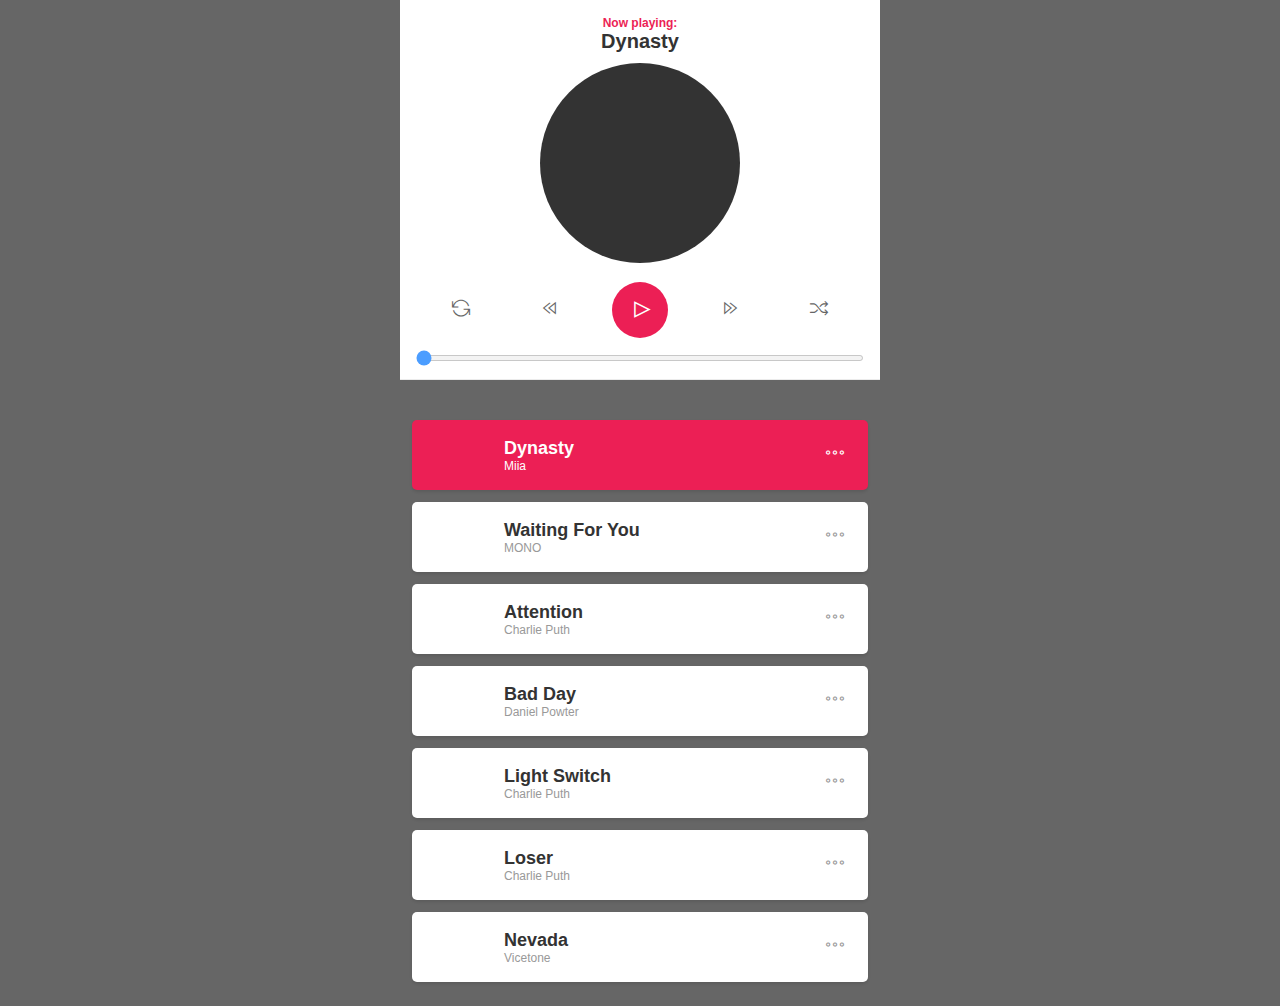
<file: index.html>
<!DOCTYPE html>
<html lang="en">
<head>
  <meta charset="UTF-8">
  <meta http-equiv="X-UA-Compatible" content="IE=edge">
  <meta name="viewport" content="width=device-width, initial-scale=1.0">
  <title>Music player</title>
  <link rel="stylesheet" href="./music.css">
  <link rel="stylesheet" href="./Img">
  <link rel="stylesheet" href="./themify-icons/themify-icons.css">
  <link rel="icon" href="https://images.fineartamerica.com/images/artworkimages/mediumlarge/1/music-icon-mohammed-jabir-ap.jpg">

</head>
<body>
  <div class="player">
    <div class="dashboard">
      <header>
        <h4>Now playing:</h4>
        <h2>Waiting For You</h2>
      </header>
  
      <div class="cd">
        <div class="cd-thumb">
        </div>
      </div>
  
      <div class="control">
        <div class="btn btn-repeat">
          <i class="ti-reload"></i>
        </div>
        <div class="btn btn-prev">
          <i class="ti-control-backward"></i>
        </div>
        <div class="btn btn-toggle-play">
          <i class="ti-control-pause icon-pause"></i>
          <i class="ti-control-play icon-play"></i>
        </div>
        <div class="btn btn-next">
          <i class="ti-control-forward"></i>
        </div>
        <div class="btn btn-random">
          <i class="ti-control-shuffle"></i>
        </div>
      </div>
  
      <input id="progress" class="progress" type="range" value="0" step="1" min="0" max="100">
      <audio id="audio" src=""></audio>
    </div>
  
    <div class="playlist">
      <script src="./music.js"></script>
    </div>
  </div>
</body>
</html>
</file>
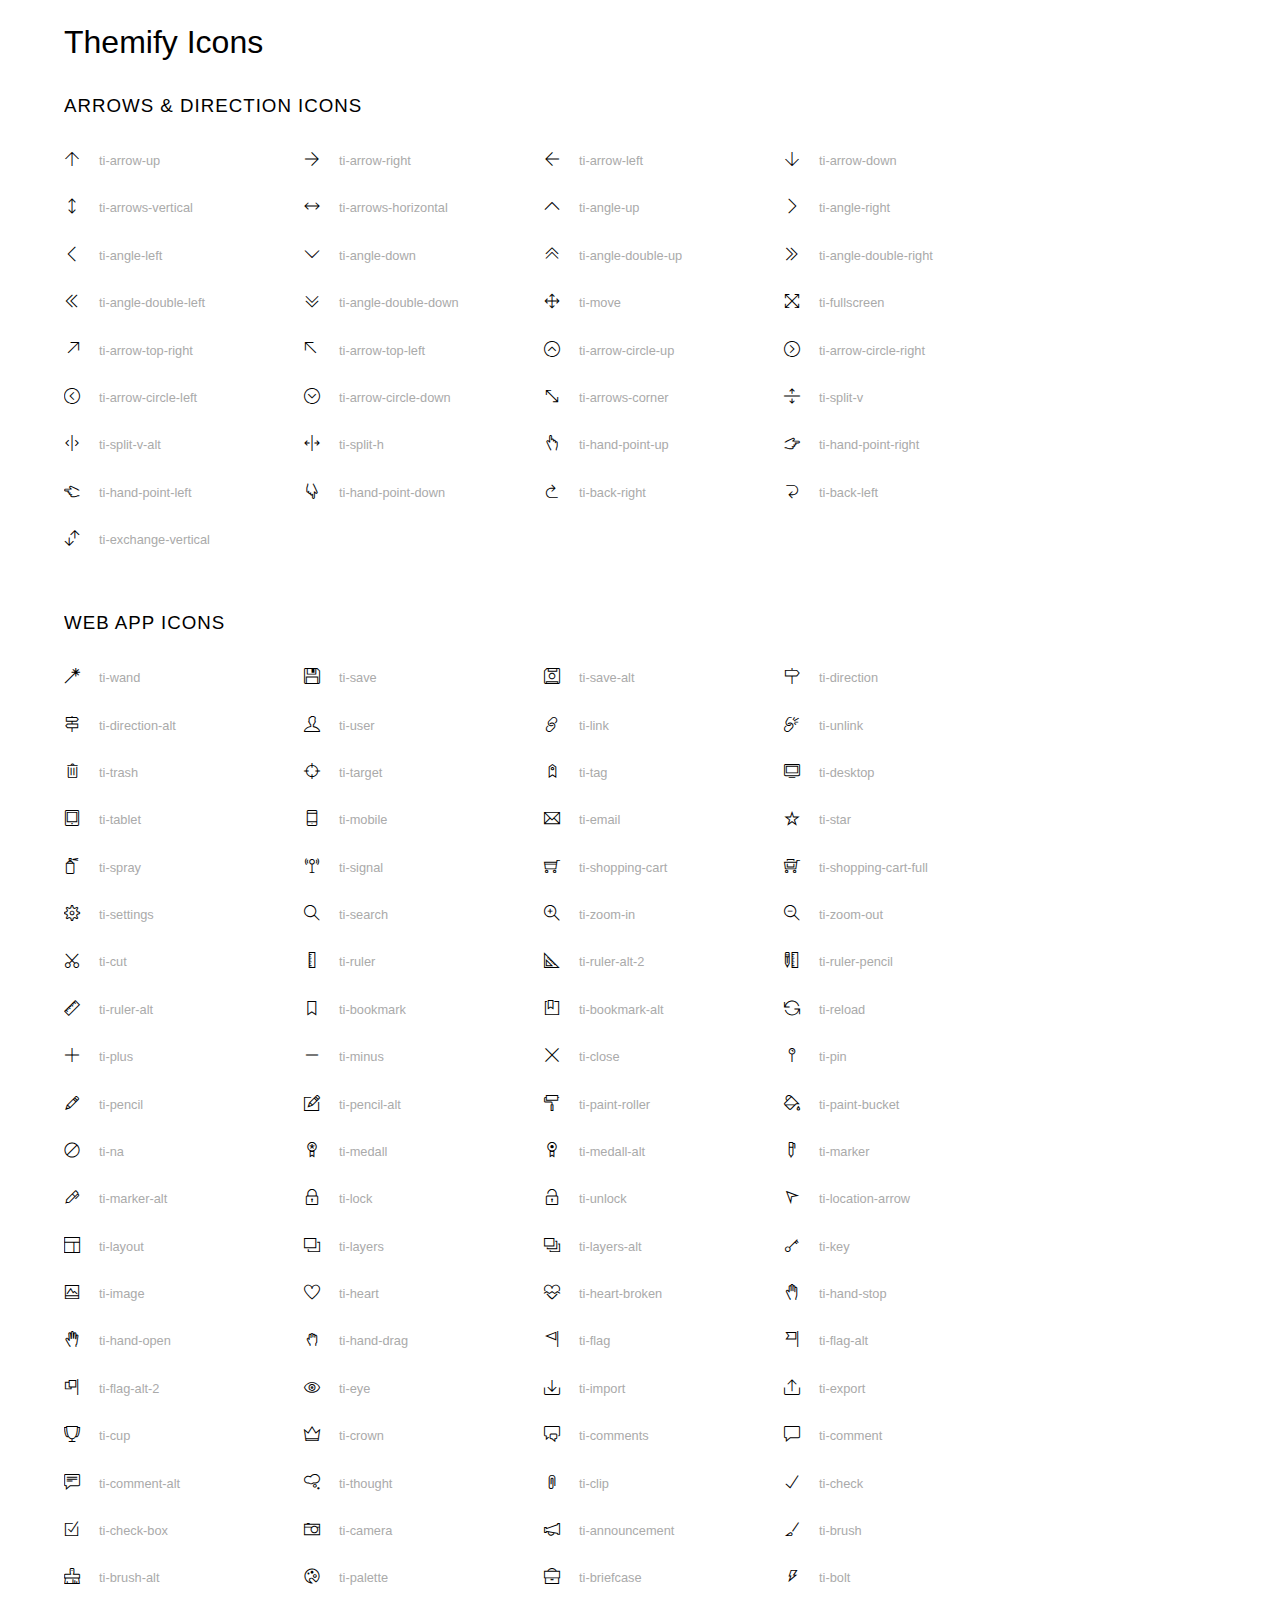
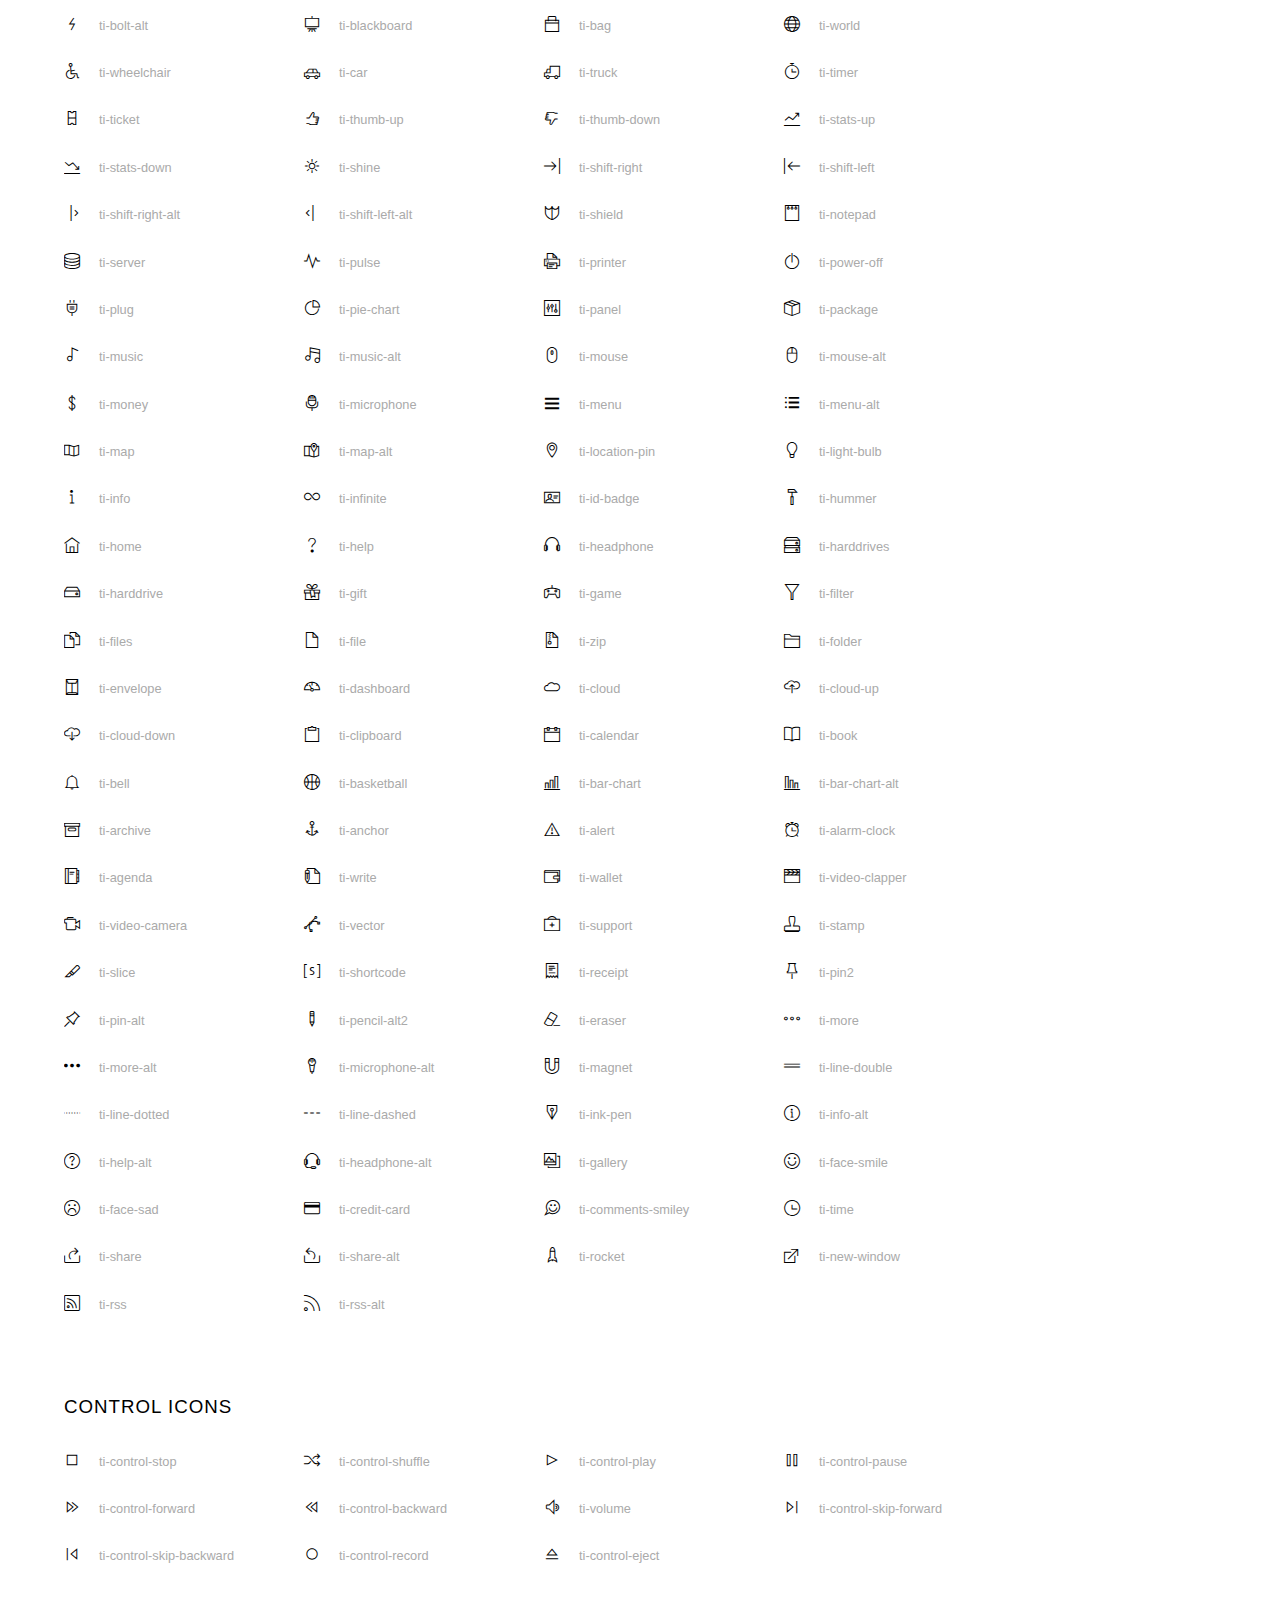
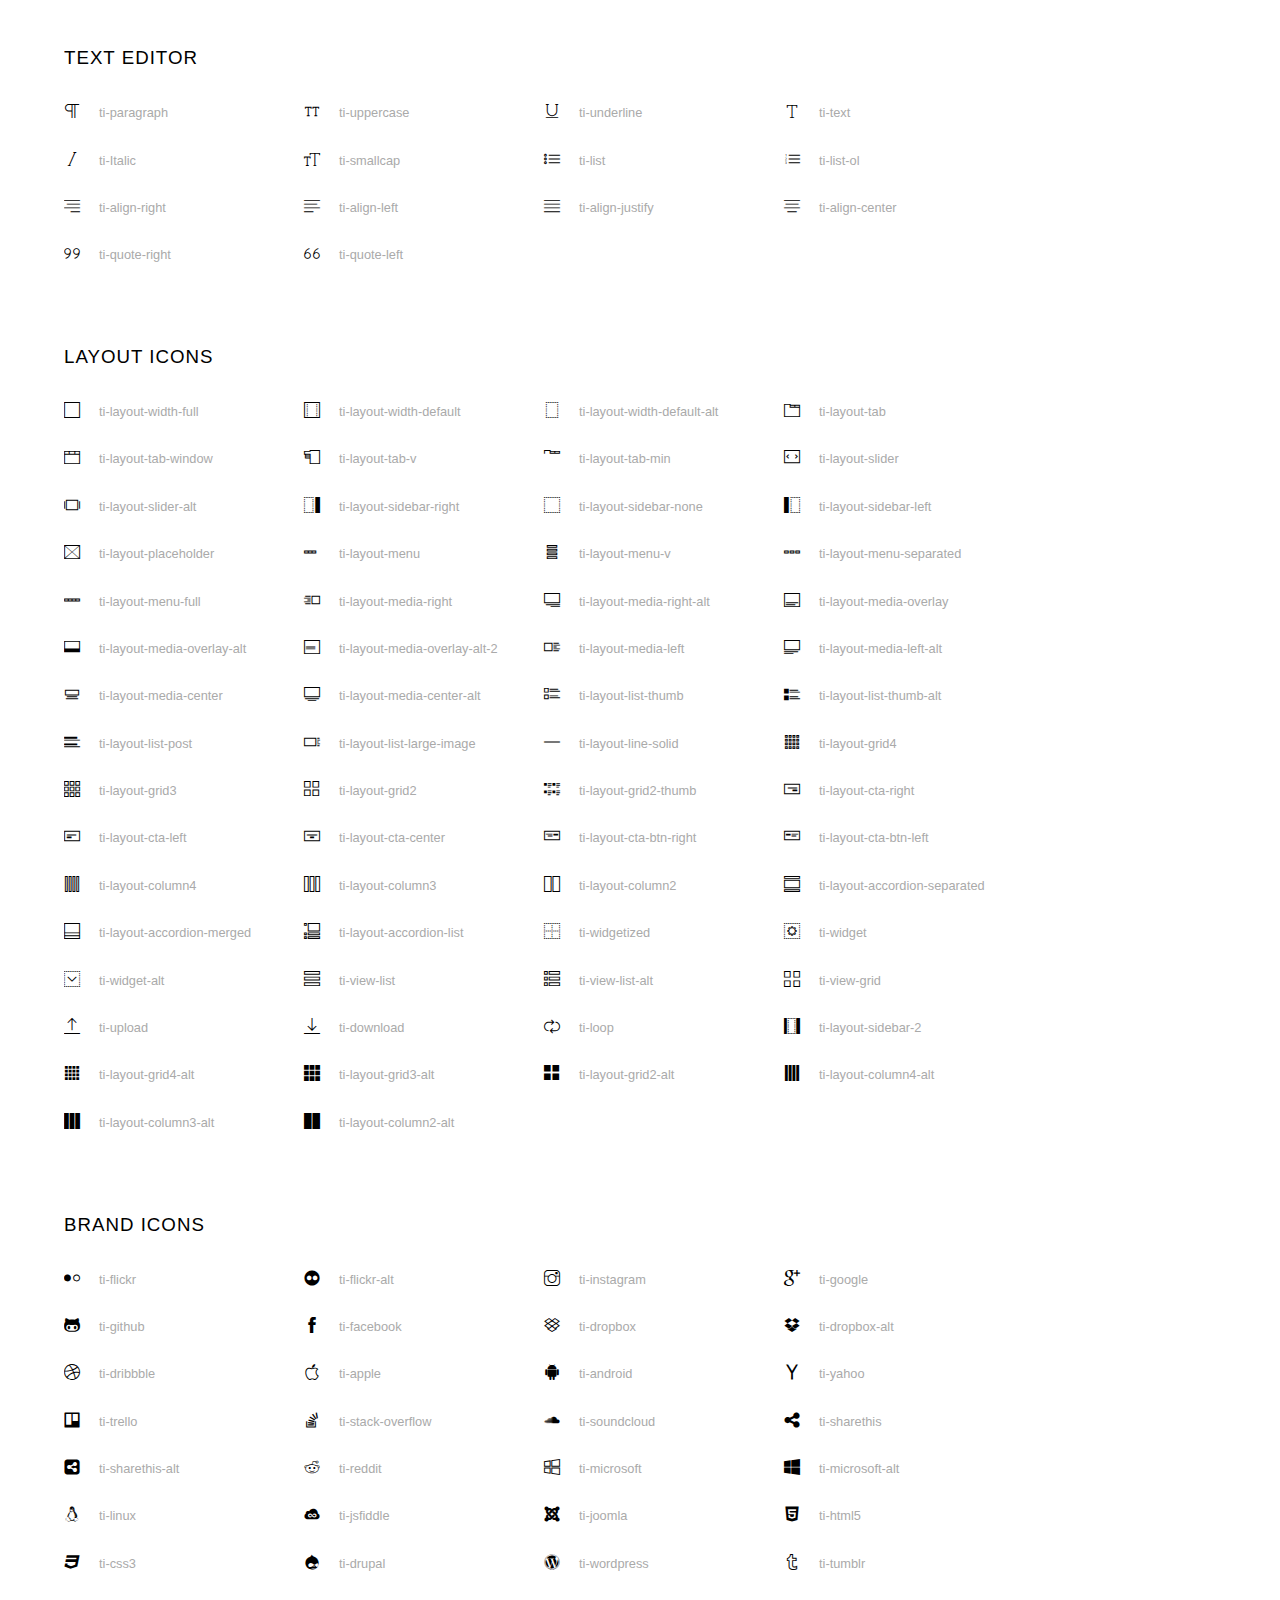
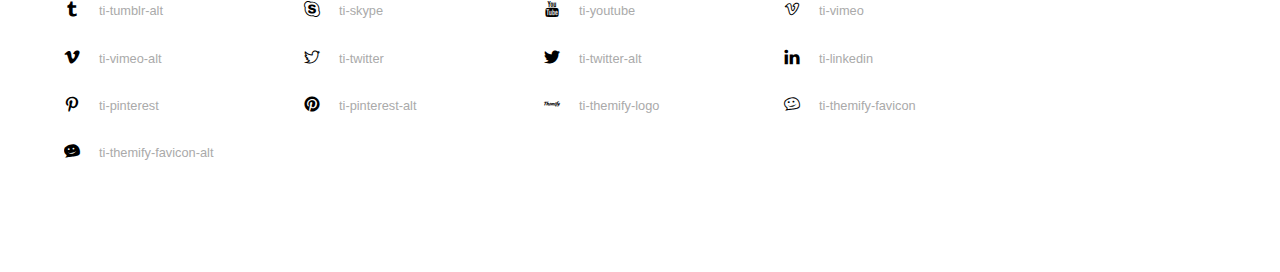
<file: themify-icons/index.html>
<!doctype html>
<html>
<head>
	<meta charset="utf-8">
	<title>Themify Icon Font</title>
	<meta name="viewport" content="width=device-width">
	<link rel="stylesheet" href="demo-files/demo.css">
	<link rel="stylesheet" href="themify-icons.css">
	<!--[if lt IE 8]><!-->
	<link rel="stylesheet" href="ie7/ie7.css">
	<!--<![endif]-->
</head>
<body>
	<h1>Themify Icons</h1>

	<div class="icon-section">

		<div class="icon-section">
			<h3>Arrows &amp; Direction Icons </h3>

			<div class="icon-container">
				<span class="ti-arrow-up"></span><span class="icon-name"> ti-arrow-up</span>
			</div>
			<div class="icon-container">
				<span class="ti-arrow-right"></span><span class="icon-name"> ti-arrow-right</span>
			</div>
			<div class="icon-container">
				<span class="ti-arrow-left"></span><span class="icon-name"> ti-arrow-left</span>
			</div>
			<div class="icon-container">
				<span class="ti-arrow-down"></span><span class="icon-name"> ti-arrow-down</span>
			</div>
			<div class="icon-container">
				<span class="ti-arrows-vertical"></span><span class="icon-name"> ti-arrows-vertical</span>
			</div>
			<div class="icon-container">
				<span class="ti-arrows-horizontal"></span><span class="icon-name"> ti-arrows-horizontal</span>
			</div>
			<div class="icon-container">
				<span class="ti-angle-up"></span><span class="icon-name"> ti-angle-up</span>
			</div>
			<div class="icon-container">
				<span class="ti-angle-right"></span><span class="icon-name"> ti-angle-right</span>
			</div>
			<div class="icon-container">
				<span class="ti-angle-left"></span><span class="icon-name"> ti-angle-left</span>
			</div>
			<div class="icon-container">
				<span class="ti-angle-down"></span><span class="icon-name"> ti-angle-down</span>
			</div>	
			<div class="icon-container">
				<span class="ti-angle-double-up"></span><span class="icon-name"> ti-angle-double-up</span>
			</div>
			<div class="icon-container">
				<span class="ti-angle-double-right"></span><span class="icon-name"> ti-angle-double-right</span>
			</div>
			<div class="icon-container">
				<span class="ti-angle-double-left"></span><span class="icon-name"> ti-angle-double-left</span>
			</div>
			<div class="icon-container">
				<span class="ti-angle-double-down"></span><span class="icon-name"> ti-angle-double-down</span>
			</div>					
			<div class="icon-container">
				<span class="ti-move"></span><span class="icon-name"> ti-move</span>
			</div>
			<div class="icon-container">
				<span class="ti-fullscreen"></span><span class="icon-name"> ti-fullscreen</span>
			</div>
			<div class="icon-container">
				<span class="ti-arrow-top-right"></span><span class="icon-name"> ti-arrow-top-right</span>
			</div>
			<div class="icon-container">
				<span class="ti-arrow-top-left"></span><span class="icon-name"> ti-arrow-top-left</span>
			</div>
			<div class="icon-container">
				<span class="ti-arrow-circle-up"></span><span class="icon-name"> ti-arrow-circle-up</span>
			</div>
			<div class="icon-container">
				<span class="ti-arrow-circle-right"></span><span class="icon-name"> ti-arrow-circle-right</span>
			</div>
			<div class="icon-container">
				<span class="ti-arrow-circle-left"></span><span class="icon-name"> ti-arrow-circle-left</span>
			</div>
			<div class="icon-container">
				<span class="ti-arrow-circle-down"></span><span class="icon-name"> ti-arrow-circle-down</span>
			</div>
			<div class="icon-container">
				<span class="ti-arrows-corner"></span><span class="icon-name"> ti-arrows-corner</span>
			</div>
			<div class="icon-container">
				<span class="ti-split-v"></span><span class="icon-name"> ti-split-v</span>
			</div>

			<div class="icon-container">
				<span class="ti-split-v-alt"></span><span class="icon-name"> ti-split-v-alt</span>
			</div>
			<div class="icon-container">
				<span class="ti-split-h"></span><span class="icon-name"> ti-split-h</span>
			</div>
			<div class="icon-container">
				<span class="ti-hand-point-up"></span><span class="icon-name"> ti-hand-point-up</span>
			</div>
			<div class="icon-container">
				<span class="ti-hand-point-right"></span><span class="icon-name"> ti-hand-point-right</span>
			</div>
			<div class="icon-container">
				<span class="ti-hand-point-left"></span><span class="icon-name"> ti-hand-point-left</span>
			</div>
			<div class="icon-container">
				<span class="ti-hand-point-down"></span><span class="icon-name"> ti-hand-point-down</span>
			</div>
			<div class="icon-container">
				<span class="ti-back-right"></span><span class="icon-name"> ti-back-right</span>
			</div>
			<div class="icon-container">
				<span class="ti-back-left"></span><span class="icon-name"> ti-back-left</span>
			</div>
			<div class="icon-container">
				<span class="ti-exchange-vertical"></span><span class="icon-name"> ti-exchange-vertical</span>
			</div>

		</div> <!-- Arrows Icons -->



		<h3>Web App Icons</h3>
		
		<div class="icon-section">

			<div class="icon-container">
				<span class="ti-wand"></span><span class="icon-name"> ti-wand</span>
			</div>
			<div class="icon-container">
				<span class="ti-save"></span><span class="icon-name"> ti-save</span>
			</div>
			<div class="icon-container">
				<span class="ti-save-alt"></span><span class="icon-name"> ti-save-alt</span>
			</div>

			<div class="icon-container">
				<span class="ti-direction"></span><span class="icon-name"> ti-direction</span>
			</div>
			<div class="icon-container">
				<span class="ti-direction-alt"></span><span class="icon-name"> ti-direction-alt</span>
			</div>
			<div class="icon-container">
				<span class="ti-user"></span><span class="icon-name"> ti-user</span>
			</div>
			<div class="icon-container">
				<span class="ti-link"></span><span class="icon-name"> ti-link</span>
			</div>
			<div class="icon-container">
				<span class="ti-unlink"></span><span class="icon-name"> ti-unlink</span>
			</div>
			<div class="icon-container">
				<span class="ti-trash"></span><span class="icon-name"> ti-trash</span>
			</div>
			<div class="icon-container">
				<span class="ti-target"></span><span class="icon-name"> ti-target</span>
			</div>
			<div class="icon-container">
				<span class="ti-tag"></span><span class="icon-name"> ti-tag</span>
			</div>
			<div class="icon-container">
				<span class="ti-desktop"></span><span class="icon-name"> ti-desktop</span>
			</div>
			<div class="icon-container">
				<span class="ti-tablet"></span><span class="icon-name"> ti-tablet</span>
			</div>
			<div class="icon-container">
				<span class="ti-mobile"></span><span class="icon-name"> ti-mobile</span>
			</div>
			<div class="icon-container">
				<span class="ti-email"></span><span class="icon-name"> ti-email</span>
			</div>	
			<div class="icon-container">
				<span class="ti-star"></span><span class="icon-name"> ti-star</span>
			</div>
			<div class="icon-container">
				<span class="ti-spray"></span><span class="icon-name"> ti-spray</span>
			</div>
			<div class="icon-container">
				<span class="ti-signal"></span><span class="icon-name"> ti-signal</span>
			</div>
			<div class="icon-container">
				<span class="ti-shopping-cart"></span><span class="icon-name"> ti-shopping-cart</span>
			</div>
			<div class="icon-container">
				<span class="ti-shopping-cart-full"></span><span class="icon-name"> ti-shopping-cart-full</span>
			</div>
			<div class="icon-container">
				<span class="ti-settings"></span><span class="icon-name"> ti-settings</span>
			</div>
			<div class="icon-container">
				<span class="ti-search"></span><span class="icon-name"> ti-search</span>
			</div>
			<div class="icon-container">
				<span class="ti-zoom-in"></span><span class="icon-name"> ti-zoom-in</span>
			</div>
			<div class="icon-container">
				<span class="ti-zoom-out"></span><span class="icon-name"> ti-zoom-out</span>
			</div>
			<div class="icon-container">
				<span class="ti-cut"></span><span class="icon-name"> ti-cut</span>
			</div>
			<div class="icon-container">
				<span class="ti-ruler"></span><span class="icon-name"> ti-ruler</span>
			</div>
			<div class="icon-container">
				<span class="ti-ruler-alt-2"></span><span class="icon-name"> ti-ruler-alt-2</span>
			</div>			
			<div class="icon-container">
				<span class="ti-ruler-pencil"></span><span class="icon-name"> ti-ruler-pencil</span>
			</div>
			<div class="icon-container">
				<span class="ti-ruler-alt"></span><span class="icon-name"> ti-ruler-alt</span>
			</div>
			<div class="icon-container">
				<span class="ti-bookmark"></span><span class="icon-name"> ti-bookmark</span>
			</div>
			<div class="icon-container">
				<span class="ti-bookmark-alt"></span><span class="icon-name"> ti-bookmark-alt</span>
			</div>
			<div class="icon-container">
				<span class="ti-reload"></span><span class="icon-name"> ti-reload</span>
			</div>
			<div class="icon-container">
				<span class="ti-plus"></span><span class="icon-name"> ti-plus</span>
			</div>
			<div class="icon-container">
				<span class="ti-minus"></span><span class="icon-name"> ti-minus</span>
			</div>
			<div class="icon-container">
				<span class="ti-close"></span><span class="icon-name"> ti-close</span>
			</div>			
			<div class="icon-container">
				<span class="ti-pin"></span><span class="icon-name"> ti-pin</span>
			</div>
			<div class="icon-container">
				<span class="ti-pencil"></span><span class="icon-name"> ti-pencil</span>
			</div>
					
		  	<div class="icon-container">
				<span class="ti-pencil-alt"></span><span class="icon-name"> ti-pencil-alt</span>
			</div>
			<div class="icon-container">
				<span class="ti-paint-roller"></span><span class="icon-name"> ti-paint-roller</span>
			</div>
			<div class="icon-container">
				<span class="ti-paint-bucket"></span><span class="icon-name"> ti-paint-bucket</span>
			</div>
			<div class="icon-container">
				<span class="ti-na"></span><span class="icon-name"> ti-na</span>
			</div>
			<div class="icon-container">
				<span class="ti-medall"></span><span class="icon-name"> ti-medall</span>
			</div>
			<div class="icon-container">
				<span class="ti-medall-alt"></span><span class="icon-name"> ti-medall-alt</span>
			</div>
			<div class="icon-container">
				<span class="ti-marker"></span><span class="icon-name"> ti-marker</span>
			</div>
			<div class="icon-container">
				<span class="ti-marker-alt"></span><span class="icon-name"> ti-marker-alt</span>
			</div>

			<div class="icon-container">
				<span class="ti-lock"></span><span class="icon-name"> ti-lock</span>
			</div>
			<div class="icon-container">
				<span class="ti-unlock"></span><span class="icon-name"> ti-unlock</span>
			</div>
			<div class="icon-container">
				<span class="ti-location-arrow"></span><span class="icon-name"> ti-location-arrow</span>
			</div>
			<div class="icon-container">
				<span class="ti-layout"></span><span class="icon-name"> ti-layout</span>
			</div>
			<div class="icon-container">
				<span class="ti-layers"></span><span class="icon-name"> ti-layers</span>
			</div>
			<div class="icon-container">
				<span class="ti-layers-alt"></span><span class="icon-name"> ti-layers-alt</span>
			</div>
			<div class="icon-container">
				<span class="ti-key"></span><span class="icon-name"> ti-key</span>
			</div>
			<div class="icon-container">
				<span class="ti-image"></span><span class="icon-name"> ti-image</span>
			</div>
			<div class="icon-container">
				<span class="ti-heart"></span><span class="icon-name"> ti-heart</span>
			</div>
			<div class="icon-container">
				<span class="ti-heart-broken"></span><span class="icon-name"> ti-heart-broken</span>
			</div>
			<div class="icon-container">
				<span class="ti-hand-stop"></span><span class="icon-name"> ti-hand-stop</span>
			</div>
			<div class="icon-container">
				<span class="ti-hand-open"></span><span class="icon-name"> ti-hand-open</span>
			</div>
			<div class="icon-container">
				<span class="ti-hand-drag"></span><span class="icon-name"> ti-hand-drag</span>
			</div>
			<div class="icon-container">
				<span class="ti-flag"></span><span class="icon-name"> ti-flag</span>
			</div>
			<div class="icon-container">
				<span class="ti-flag-alt"></span><span class="icon-name"> ti-flag-alt</span>
			</div>
			<div class="icon-container">
				<span class="ti-flag-alt-2"></span><span class="icon-name"> ti-flag-alt-2</span>
			</div>
			<div class="icon-container">
				<span class="ti-eye"></span><span class="icon-name"> ti-eye</span>
			</div>
			<div class="icon-container">
				<span class="ti-import"></span><span class="icon-name"> ti-import</span>
			</div>			
			<div class="icon-container">
				<span class="ti-export"></span><span class="icon-name"> ti-export</span>
			</div>
			<div class="icon-container">
				<span class="ti-cup"></span><span class="icon-name"> ti-cup</span>
			</div>
			<div class="icon-container">
				<span class="ti-crown"></span><span class="icon-name"> ti-crown</span>
			</div>
			<div class="icon-container">
				<span class="ti-comments"></span><span class="icon-name"> ti-comments</span>
			</div>
			<div class="icon-container">
				<span class="ti-comment"></span><span class="icon-name"> ti-comment</span>
			</div>
			<div class="icon-container">
				<span class="ti-comment-alt"></span><span class="icon-name"> ti-comment-alt</span>
			</div>
			<div class="icon-container">
				<span class="ti-thought"></span><span class="icon-name"> ti-thought</span>
			</div>			
			<div class="icon-container">
				<span class="ti-clip"></span><span class="icon-name"> ti-clip</span>
			</div>

			<div class="icon-container">
				<span class="ti-check"></span><span class="icon-name"> ti-check</span>
			</div>
			<div class="icon-container">
				<span class="ti-check-box"></span><span class="icon-name"> ti-check-box</span>
			</div>
			<div class="icon-container">
				<span class="ti-camera"></span><span class="icon-name"> ti-camera</span>
			</div>
			<div class="icon-container">
				<span class="ti-announcement"></span><span class="icon-name"> ti-announcement</span>
			</div>
			<div class="icon-container">
				<span class="ti-brush"></span><span class="icon-name"> ti-brush</span>
			</div>
			<div class="icon-container">
				<span class="ti-brush-alt"></span><span class="icon-name"> ti-brush-alt</span>
			</div>
			<div class="icon-container">
				<span class="ti-palette"></span><span class="icon-name"> ti-palette</span>
			</div>			
			<div class="icon-container">
				<span class="ti-briefcase"></span><span class="icon-name"> ti-briefcase</span>
			</div>
			<div class="icon-container">
				<span class="ti-bolt"></span><span class="icon-name"> ti-bolt</span>
			</div>
			<div class="icon-container">
				<span class="ti-bolt-alt"></span><span class="icon-name"> ti-bolt-alt</span>
			</div>
			<div class="icon-container">
				<span class="ti-blackboard"></span><span class="icon-name"> ti-blackboard</span>
			</div>
			<div class="icon-container">
				<span class="ti-bag"></span><span class="icon-name"> ti-bag</span>
			</div>
			<div class="icon-container">
				<span class="ti-world"></span><span class="icon-name"> ti-world</span>
			</div>
			<div class="icon-container">
				<span class="ti-wheelchair"></span><span class="icon-name"> ti-wheelchair</span>
			</div>
			<div class="icon-container">
				<span class="ti-car"></span><span class="icon-name"> ti-car</span>
			</div>
			<div class="icon-container">
				<span class="ti-truck"></span><span class="icon-name"> ti-truck</span>
			</div>
			<div class="icon-container">
				<span class="ti-timer"></span><span class="icon-name"> ti-timer</span>
			</div>
			<div class="icon-container">
				<span class="ti-ticket"></span><span class="icon-name"> ti-ticket</span>
			</div>
			<div class="icon-container">
				<span class="ti-thumb-up"></span><span class="icon-name"> ti-thumb-up</span>
			</div>
			<div class="icon-container">
				<span class="ti-thumb-down"></span><span class="icon-name"> ti-thumb-down</span>
			</div>

			<div class="icon-container">
				<span class="ti-stats-up"></span><span class="icon-name"> ti-stats-up</span>
			</div>
			<div class="icon-container">
				<span class="ti-stats-down"></span><span class="icon-name"> ti-stats-down</span>
			</div>
			<div class="icon-container">
				<span class="ti-shine"></span><span class="icon-name"> ti-shine</span>
			</div>
			<div class="icon-container">
				<span class="ti-shift-right"></span><span class="icon-name"> ti-shift-right</span>
			</div>
			<div class="icon-container">
				<span class="ti-shift-left"></span><span class="icon-name"> ti-shift-left</span>
			</div>

			<div class="icon-container">
				<span class="ti-shift-right-alt"></span><span class="icon-name"> ti-shift-right-alt</span>
			</div>
			<div class="icon-container">
				<span class="ti-shift-left-alt"></span><span class="icon-name"> ti-shift-left-alt</span>
			</div>
			<div class="icon-container">
				<span class="ti-shield"></span><span class="icon-name"> ti-shield</span>
			</div>
			<div class="icon-container">
				<span class="ti-notepad"></span><span class="icon-name"> ti-notepad</span>
			</div>
			<div class="icon-container">
				<span class="ti-server"></span><span class="icon-name"> ti-server</span>
			</div>

			<div class="icon-container">
				<span class="ti-pulse"></span><span class="icon-name"> ti-pulse</span>
			</div>
			<div class="icon-container">
				<span class="ti-printer"></span><span class="icon-name"> ti-printer</span>
			</div>
			<div class="icon-container">
				<span class="ti-power-off"></span><span class="icon-name"> ti-power-off</span>
			</div>
			<div class="icon-container">
				<span class="ti-plug"></span><span class="icon-name"> ti-plug</span>
			</div>
			<div class="icon-container">
				<span class="ti-pie-chart"></span><span class="icon-name"> ti-pie-chart</span>
			</div>

			<div class="icon-container">
				<span class="ti-panel"></span><span class="icon-name"> ti-panel</span>
			</div>
			<div class="icon-container">
				<span class="ti-package"></span><span class="icon-name"> ti-package</span>
			</div>
			<div class="icon-container">
				<span class="ti-music"></span><span class="icon-name"> ti-music</span>
			</div>
			<div class="icon-container">
				<span class="ti-music-alt"></span><span class="icon-name"> ti-music-alt</span>
			</div>
			<div class="icon-container">
				<span class="ti-mouse"></span><span class="icon-name"> ti-mouse</span>
			</div>
			<div class="icon-container">
				<span class="ti-mouse-alt"></span><span class="icon-name"> ti-mouse-alt</span>
			</div>
			<div class="icon-container">
				<span class="ti-money"></span><span class="icon-name"> ti-money</span>
			</div>
			<div class="icon-container">
				<span class="ti-microphone"></span><span class="icon-name"> ti-microphone</span>
			</div>
			<div class="icon-container">
				<span class="ti-menu"></span><span class="icon-name"> ti-menu</span>
			</div>
			<div class="icon-container">
				<span class="ti-menu-alt"></span><span class="icon-name"> ti-menu-alt</span>
			</div>
			<div class="icon-container">
				<span class="ti-map"></span><span class="icon-name"> ti-map</span>
			</div>
			<div class="icon-container">
				<span class="ti-map-alt"></span><span class="icon-name"> ti-map-alt</span>
			</div>

			<div class="icon-container">
				<span class="ti-location-pin"></span><span class="icon-name"> ti-location-pin</span>
			</div>

			<div class="icon-container">
				<span class="ti-light-bulb"></span><span class="icon-name"> ti-light-bulb</span>
			</div>
			<div class="icon-container">
				<span class="ti-info"></span><span class="icon-name"> ti-info</span>
			</div>
			<div class="icon-container">
				<span class="ti-infinite"></span><span class="icon-name"> ti-infinite</span>
			</div>
			<div class="icon-container">
				<span class="ti-id-badge"></span><span class="icon-name"> ti-id-badge</span>
			</div>
			<div class="icon-container">
				<span class="ti-hummer"></span><span class="icon-name"> ti-hummer</span>
			</div>
			<div class="icon-container">
				<span class="ti-home"></span><span class="icon-name"> ti-home</span>
			</div>
			<div class="icon-container">
				<span class="ti-help"></span><span class="icon-name"> ti-help</span>
			</div>
			<div class="icon-container">
				<span class="ti-headphone"></span><span class="icon-name"> ti-headphone</span>
			</div>
			<div class="icon-container">
				<span class="ti-harddrives"></span><span class="icon-name"> ti-harddrives</span>
			</div>
			<div class="icon-container">
				<span class="ti-harddrive"></span><span class="icon-name"> ti-harddrive</span>
			</div>
			<div class="icon-container">
				<span class="ti-gift"></span><span class="icon-name"> ti-gift</span>
			</div>
			<div class="icon-container">
				<span class="ti-game"></span><span class="icon-name"> ti-game</span>
			</div>
			<div class="icon-container">
				<span class="ti-filter"></span><span class="icon-name"> ti-filter</span>
			</div>
			<div class="icon-container">
				<span class="ti-files"></span><span class="icon-name"> ti-files</span>
			</div>
			<div class="icon-container">
				<span class="ti-file"></span><span class="icon-name"> ti-file</span>
			</div>
			<div class="icon-container">
				<span class="ti-zip"></span><span class="icon-name"> ti-zip</span>
			</div>
			<div class="icon-container">
				<span class="ti-folder"></span><span class="icon-name"> ti-folder</span>
			</div>			
			<div class="icon-container">
				<span class="ti-envelope"></span><span class="icon-name"> ti-envelope</span>
			</div>


			<div class="icon-container">
				<span class="ti-dashboard"></span><span class="icon-name"> ti-dashboard</span>
			</div>
			<div class="icon-container">
				<span class="ti-cloud"></span><span class="icon-name"> ti-cloud</span>
			</div>
			<div class="icon-container">
				<span class="ti-cloud-up"></span><span class="icon-name"> ti-cloud-up</span>
			</div>
			<div class="icon-container">
				<span class="ti-cloud-down"></span><span class="icon-name"> ti-cloud-down</span>
			</div>
			<div class="icon-container">
				<span class="ti-clipboard"></span><span class="icon-name"> ti-clipboard</span>
			</div>
			<div class="icon-container">
				<span class="ti-calendar"></span><span class="icon-name"> ti-calendar</span>
			</div>
			<div class="icon-container">
				<span class="ti-book"></span><span class="icon-name"> ti-book</span>
			</div>
			<div class="icon-container">
				<span class="ti-bell"></span><span class="icon-name"> ti-bell</span>
			</div>
			<div class="icon-container">
				<span class="ti-basketball"></span><span class="icon-name"> ti-basketball</span>
			</div>
			<div class="icon-container">
				<span class="ti-bar-chart"></span><span class="icon-name"> ti-bar-chart</span>
			</div>
			<div class="icon-container">
				<span class="ti-bar-chart-alt"></span><span class="icon-name"> ti-bar-chart-alt</span>
			</div>


			<div class="icon-container">
				<span class="ti-archive"></span><span class="icon-name"> ti-archive</span>
			</div>
			<div class="icon-container">
				<span class="ti-anchor"></span><span class="icon-name"> ti-anchor</span>
			</div>

			<div class="icon-container">
				<span class="ti-alert"></span><span class="icon-name"> ti-alert</span>
			</div>
			<div class="icon-container">
				<span class="ti-alarm-clock"></span><span class="icon-name"> ti-alarm-clock</span>
			</div>
			<div class="icon-container">
				<span class="ti-agenda"></span><span class="icon-name"> ti-agenda</span>
			</div>
			<div class="icon-container">
				<span class="ti-write"></span><span class="icon-name"> ti-write</span>
			</div>

			<div class="icon-container">
				<span class="ti-wallet"></span><span class="icon-name"> ti-wallet</span>
			</div>
			<div class="icon-container">
				<span class="ti-video-clapper"></span><span class="icon-name"> ti-video-clapper</span>
			</div>
			<div class="icon-container">
				<span class="ti-video-camera"></span><span class="icon-name"> ti-video-camera</span>
			</div>
			<div class="icon-container">
				<span class="ti-vector"></span><span class="icon-name"> ti-vector</span>
			</div>

			<div class="icon-container">
				<span class="ti-support"></span><span class="icon-name"> ti-support</span>
			</div>
			<div class="icon-container">
				<span class="ti-stamp"></span><span class="icon-name"> ti-stamp</span>
			</div>
			<div class="icon-container">
				<span class="ti-slice"></span><span class="icon-name"> ti-slice</span>
			</div>
			<div class="icon-container">
				<span class="ti-shortcode"></span><span class="icon-name"> ti-shortcode</span>
			</div>
			<div class="icon-container">
				<span class="ti-receipt"></span><span class="icon-name"> ti-receipt</span>
			</div>
			<div class="icon-container">
				<span class="ti-pin2"></span><span class="icon-name"> ti-pin2</span>
			</div>
			<div class="icon-container">
				<span class="ti-pin-alt"></span><span class="icon-name"> ti-pin-alt</span>
			</div>
			<div class="icon-container">
				<span class="ti-pencil-alt2"></span><span class="icon-name"> ti-pencil-alt2</span>
			</div>
			<div class="icon-container">
				<span class="ti-eraser"></span><span class="icon-name"> ti-eraser</span>
			</div>			
			<div class="icon-container">
				<span class="ti-more"></span><span class="icon-name"> ti-more</span>
			</div>
			<div class="icon-container">
				<span class="ti-more-alt"></span><span class="icon-name"> ti-more-alt</span>
			</div>
			<div class="icon-container">
				<span class="ti-microphone-alt"></span><span class="icon-name"> ti-microphone-alt</span>
			</div>
			<div class="icon-container">
				<span class="ti-magnet"></span><span class="icon-name"> ti-magnet</span>
			</div>
			<div class="icon-container">
				<span class="ti-line-double"></span><span class="icon-name"> ti-line-double</span>
			</div>
			<div class="icon-container">
				<span class="ti-line-dotted"></span><span class="icon-name"> ti-line-dotted</span>
			</div>
			<div class="icon-container">
				<span class="ti-line-dashed"></span><span class="icon-name"> ti-line-dashed</span>
			</div>

			<div class="icon-container">
				<span class="ti-ink-pen"></span><span class="icon-name"> ti-ink-pen</span>
			</div>
			<div class="icon-container">
				<span class="ti-info-alt"></span><span class="icon-name"> ti-info-alt</span>
			</div>
			<div class="icon-container">
				<span class="ti-help-alt"></span><span class="icon-name"> ti-help-alt</span>
			</div>
			<div class="icon-container">
				<span class="ti-headphone-alt"></span><span class="icon-name"> ti-headphone-alt</span>
			</div>

			<div class="icon-container">
				<span class="ti-gallery"></span><span class="icon-name"> ti-gallery</span>
			</div>
			<div class="icon-container">
				<span class="ti-face-smile"></span><span class="icon-name"> ti-face-smile</span>
			</div>
			<div class="icon-container">
				<span class="ti-face-sad"></span><span class="icon-name"> ti-face-sad</span>
			</div>
			<div class="icon-container">
				<span class="ti-credit-card"></span><span class="icon-name"> ti-credit-card</span>
			</div>
			<div class="icon-container">
				<span class="ti-comments-smiley"></span><span class="icon-name"> ti-comments-smiley</span>
			</div>
			<div class="icon-container">
				<span class="ti-time"></span><span class="icon-name"> ti-time</span>
			</div>
			<div class="icon-container">
				<span class="ti-share"></span><span class="icon-name"> ti-share</span>
			</div>
			<div class="icon-container">
				<span class="ti-share-alt"></span><span class="icon-name"> ti-share-alt</span>
			</div>
			<div class="icon-container">
				<span class="ti-rocket"></span><span class="icon-name"> ti-rocket</span>
			</div>

			<div class="icon-container">
				<span class="ti-new-window"></span><span class="icon-name"> ti-new-window</span>
			</div>

			<div class="icon-container">
				<span class="ti-rss"></span><span class="icon-name"> ti-rss</span>
			</div>

			<div class="icon-container">
				<span class="ti-rss-alt"></span><span class="icon-name"> ti-rss-alt</span>
			</div>
			
		</div><!-- Web App Icons -->


		<div class="icon-section">
			<h3>Control Icons</h3>
			<div class="icon-container">
				<span class="ti-control-stop"></span><span class="icon-name"> ti-control-stop</span>
			</div>
			<div class="icon-container">
				<span class="ti-control-shuffle"></span><span class="icon-name"> ti-control-shuffle</span>
			</div>
			<div class="icon-container">
				<span class="ti-control-play"></span><span class="icon-name"> ti-control-play</span>
			</div>
			<div class="icon-container">
				<span class="ti-control-pause"></span><span class="icon-name"> ti-control-pause</span>
			</div>
			<div class="icon-container">
				<span class="ti-control-forward"></span><span class="icon-name"> ti-control-forward</span>
			</div>
			<div class="icon-container">
				<span class="ti-control-backward"></span><span class="icon-name"> ti-control-backward</span>
			</div>	
			<div class="icon-container">
				<span class="ti-volume"></span><span class="icon-name"> ti-volume</span>
			</div>
			<div class="icon-container">
				<span class="ti-control-skip-forward"></span><span class="icon-name"> ti-control-skip-forward</span>
			</div>
			<div class="icon-container">
				<span class="ti-control-skip-backward"></span><span class="icon-name"> ti-control-skip-backward</span>
			</div>
			<div class="icon-container">
				<span class="ti-control-record"></span><span class="icon-name"> ti-control-record</span>
			</div>
			<div class="icon-container">
				<span class="ti-control-eject"></span><span class="icon-name"> ti-control-eject</span>
			</div>			
		</div> <!-- Control Icons -->


		<div class="icon-section">
			<h3>Text Editor</h3>

			<div class="icon-container">
				<span class="ti-paragraph"></span><span class="icon-name"> ti-paragraph</span>
			</div>
			<div class="icon-container">
				<span class="ti-uppercase"></span><span class="icon-name"> ti-uppercase</span>
			</div>

			<div class="icon-container">
				<span class="ti-underline"></span><span class="icon-name"> ti-underline</span>
			</div>
			<div class="icon-container">
				<span class="ti-text"></span><span class="icon-name"> ti-text</span>
			</div>
			<div class="icon-container">
				<span class="ti-Italic"></span><span class="icon-name"> ti-Italic</span>
			</div>
			<div class="icon-container">
				<span class="ti-smallcap"></span><span class="icon-name"> ti-smallcap</span>
			</div>
			<div class="icon-container">
				<span class="ti-list"></span><span class="icon-name"> ti-list</span>
			</div>
			<div class="icon-container">
				<span class="ti-list-ol"></span><span class="icon-name"> ti-list-ol</span>
			</div>
			<div class="icon-container">
				<span class="ti-align-right"></span><span class="icon-name"> ti-align-right</span>
			</div>
			<div class="icon-container">
				<span class="ti-align-left"></span><span class="icon-name"> ti-align-left</span>
			</div>
			<div class="icon-container">
				<span class="ti-align-justify"></span><span class="icon-name"> ti-align-justify</span>
			</div>
			<div class="icon-container">
				<span class="ti-align-center"></span><span class="icon-name"> ti-align-center</span>
			</div>
			<div class="icon-container">
				<span class="ti-quote-right"></span><span class="icon-name"> ti-quote-right</span>
			</div>
			<div class="icon-container">
				<span class="ti-quote-left"></span><span class="icon-name"> ti-quote-left</span>
			</div>

		</div> <!-- Text Editor -->



		<div class="icon-section">
			<h3>Layout Icons</h3>
			<div class="icon-container">
				<span class="ti-layout-width-full"></span><span class="icon-name"> ti-layout-width-full</span>
			</div>
			<div class="icon-container">
				<span class="ti-layout-width-default"></span><span class="icon-name"> ti-layout-width-default</span>
			</div>
			<div class="icon-container">
				<span class="ti-layout-width-default-alt"></span><span class="icon-name"> ti-layout-width-default-alt</span>
			</div>
			<div class="icon-container">
				<span class="ti-layout-tab"></span><span class="icon-name"> ti-layout-tab</span>
			</div>
			<div class="icon-container">
				<span class="ti-layout-tab-window"></span><span class="icon-name"> ti-layout-tab-window</span>
			</div>
			<div class="icon-container">
				<span class="ti-layout-tab-v"></span><span class="icon-name"> ti-layout-tab-v</span>
			</div>
			<div class="icon-container">
				<span class="ti-layout-tab-min"></span><span class="icon-name"> ti-layout-tab-min</span>
			</div>
			<div class="icon-container">
				<span class="ti-layout-slider"></span><span class="icon-name"> ti-layout-slider</span>
			</div>
			<div class="icon-container">
				<span class="ti-layout-slider-alt"></span><span class="icon-name"> ti-layout-slider-alt</span>
			</div>
			<div class="icon-container">
				<span class="ti-layout-sidebar-right"></span><span class="icon-name"> ti-layout-sidebar-right</span>
			</div>
			<div class="icon-container">
				<span class="ti-layout-sidebar-none"></span><span class="icon-name"> ti-layout-sidebar-none</span>
			</div>
			<div class="icon-container">
				<span class="ti-layout-sidebar-left"></span><span class="icon-name"> ti-layout-sidebar-left</span>
			</div>
			<div class="icon-container">
				<span class="ti-layout-placeholder"></span><span class="icon-name"> ti-layout-placeholder</span>
			</div>
			<div class="icon-container">
				<span class="ti-layout-menu"></span><span class="icon-name"> ti-layout-menu</span>
			</div>
			<div class="icon-container">
				<span class="ti-layout-menu-v"></span><span class="icon-name"> ti-layout-menu-v</span>
			</div>
			<div class="icon-container">
				<span class="ti-layout-menu-separated"></span><span class="icon-name"> ti-layout-menu-separated</span>
			</div>
			<div class="icon-container">
				<span class="ti-layout-menu-full"></span><span class="icon-name"> ti-layout-menu-full</span>
			</div>
			<div class="icon-container">
				<span class="ti-layout-media-right"></span><span class="icon-name"> ti-layout-media-right</span>
			</div>
			<div class="icon-container">
				<span class="ti-layout-media-right-alt"></span><span class="icon-name"> ti-layout-media-right-alt</span>
			</div>
			<div class="icon-container">
				<span class="ti-layout-media-overlay"></span><span class="icon-name"> ti-layout-media-overlay</span>
			</div>
			<div class="icon-container">
				<span class="ti-layout-media-overlay-alt"></span><span class="icon-name"> ti-layout-media-overlay-alt</span>
			</div>
			<div class="icon-container">
				<span class="ti-layout-media-overlay-alt-2"></span><span class="icon-name"> ti-layout-media-overlay-alt-2</span>
			</div>
			<div class="icon-container">
				<span class="ti-layout-media-left"></span><span class="icon-name"> ti-layout-media-left</span>
			</div>
			<div class="icon-container">
				<span class="ti-layout-media-left-alt"></span><span class="icon-name"> ti-layout-media-left-alt</span>
			</div>
			<div class="icon-container">
				<span class="ti-layout-media-center"></span><span class="icon-name"> ti-layout-media-center</span>
			</div>
			<div class="icon-container">
				<span class="ti-layout-media-center-alt"></span><span class="icon-name"> ti-layout-media-center-alt</span>
			</div>
			<div class="icon-container">
				<span class="ti-layout-list-thumb"></span><span class="icon-name"> ti-layout-list-thumb</span>
			</div>
			<div class="icon-container">
				<span class="ti-layout-list-thumb-alt"></span><span class="icon-name"> ti-layout-list-thumb-alt</span>
			</div>
			<div class="icon-container">
				<span class="ti-layout-list-post"></span><span class="icon-name"> ti-layout-list-post</span>
			</div>
			<div class="icon-container">
				<span class="ti-layout-list-large-image"></span><span class="icon-name"> ti-layout-list-large-image</span>
			</div>
			<div class="icon-container">
				<span class="ti-layout-line-solid"></span><span class="icon-name"> ti-layout-line-solid</span>
			</div>
			<div class="icon-container">
				<span class="ti-layout-grid4"></span><span class="icon-name"> ti-layout-grid4</span>
			</div>
			<div class="icon-container">
				<span class="ti-layout-grid3"></span><span class="icon-name"> ti-layout-grid3</span>
			</div>
			<div class="icon-container">
				<span class="ti-layout-grid2"></span><span class="icon-name"> ti-layout-grid2</span>
			</div>
			<div class="icon-container">
				<span class="ti-layout-grid2-thumb"></span><span class="icon-name"> ti-layout-grid2-thumb</span>
			</div>
			<div class="icon-container">
				<span class="ti-layout-cta-right"></span><span class="icon-name"> ti-layout-cta-right</span>
			</div>
			<div class="icon-container">
				<span class="ti-layout-cta-left"></span><span class="icon-name"> ti-layout-cta-left</span>
			</div>
			<div class="icon-container">
				<span class="ti-layout-cta-center"></span><span class="icon-name"> ti-layout-cta-center</span>
			</div>
			<div class="icon-container">
				<span class="ti-layout-cta-btn-right"></span><span class="icon-name"> ti-layout-cta-btn-right</span>
			</div>
			<div class="icon-container">
				<span class="ti-layout-cta-btn-left"></span><span class="icon-name"> ti-layout-cta-btn-left</span>
			</div>
			<div class="icon-container">
				<span class="ti-layout-column4"></span><span class="icon-name"> ti-layout-column4</span>
			</div>
			<div class="icon-container">
				<span class="ti-layout-column3"></span><span class="icon-name"> ti-layout-column3</span>
			</div>
			<div class="icon-container">
				<span class="ti-layout-column2"></span><span class="icon-name"> ti-layout-column2</span>
			</div>
			<div class="icon-container">
				<span class="ti-layout-accordion-separated"></span><span class="icon-name"> ti-layout-accordion-separated</span>
			</div>
			<div class="icon-container">
				<span class="ti-layout-accordion-merged"></span><span class="icon-name"> ti-layout-accordion-merged</span>
			</div>
			<div class="icon-container">
				<span class="ti-layout-accordion-list"></span><span class="icon-name"> ti-layout-accordion-list</span>
			</div>
			<div class="icon-container">
				<span class="ti-widgetized"></span><span class="icon-name"> ti-widgetized</span>
			</div>
			<div class="icon-container">
				<span class="ti-widget"></span><span class="icon-name"> ti-widget</span>
			</div>
			<div class="icon-container">
				<span class="ti-widget-alt"></span><span class="icon-name"> ti-widget-alt</span>
			</div>
			<div class="icon-container">
				<span class="ti-view-list"></span><span class="icon-name"> ti-view-list</span>
			</div>
			<div class="icon-container">
				<span class="ti-view-list-alt"></span><span class="icon-name"> ti-view-list-alt</span>
			</div>
			<div class="icon-container">
				<span class="ti-view-grid"></span><span class="icon-name"> ti-view-grid</span>
			</div>
			<div class="icon-container">
				<span class="ti-upload"></span><span class="icon-name"> ti-upload</span>
			</div>
			<div class="icon-container">
				<span class="ti-download"></span><span class="icon-name"> ti-download</span>
			</div>	
			<div class="icon-container">
				<span class="ti-loop"></span><span class="icon-name"> ti-loop</span>
			</div>
			<div class="icon-container">
				<span class="ti-layout-sidebar-2"></span><span class="icon-name"> ti-layout-sidebar-2</span>
			</div>
			<div class="icon-container">
				<span class="ti-layout-grid4-alt"></span><span class="icon-name"> ti-layout-grid4-alt</span>
			</div>
			<div class="icon-container">
				<span class="ti-layout-grid3-alt"></span><span class="icon-name"> ti-layout-grid3-alt</span>
			</div>
			<div class="icon-container">
				<span class="ti-layout-grid2-alt"></span><span class="icon-name"> ti-layout-grid2-alt</span>
			</div>
			<div class="icon-container">
				<span class="ti-layout-column4-alt"></span><span class="icon-name"> ti-layout-column4-alt</span>
			</div>
			<div class="icon-container">
				<span class="ti-layout-column3-alt"></span><span class="icon-name"> ti-layout-column3-alt</span>
			</div>
			<div class="icon-container">
				<span class="ti-layout-column2-alt"></span><span class="icon-name"> ti-layout-column2-alt</span>
			</div>		


		</div> <!-- Layout Icons -->


		<div class="icon-section">
			<h3>Brand Icons</h3>

			<div class="icon-container">
				<span class="ti-flickr"></span><span class="icon-name"> ti-flickr</span>
			</div>
			<div class="icon-container">
				<span class="ti-flickr-alt"></span><span class="icon-name"> ti-flickr-alt</span>
			</div>			
			<div class="icon-container">
				<span class="ti-instagram"></span><span class="icon-name"> ti-instagram</span>
			</div>
			<div class="icon-container">
				<span class="ti-google"></span><span class="icon-name"> ti-google</span>
			</div>
			<div class="icon-container">
				<span class="ti-github"></span><span class="icon-name"> ti-github</span>
			</div>

			<div class="icon-container">
				<span class="ti-facebook"></span><span class="icon-name"> ti-facebook</span>
			</div>
			<div class="icon-container">
				<span class="ti-dropbox"></span><span class="icon-name"> ti-dropbox</span>
			</div>
			<div class="icon-container">
				<span class="ti-dropbox-alt"></span><span class="icon-name"> ti-dropbox-alt</span>
			</div>
			<div class="icon-container">
				<span class="ti-dribbble"></span><span class="icon-name"> ti-dribbble</span>
			</div>
			<div class="icon-container">
				<span class="ti-apple"></span><span class="icon-name"> ti-apple</span>
			</div>
			<div class="icon-container">
				<span class="ti-android"></span><span class="icon-name"> ti-android</span>
			</div>
			<div class="icon-container">
				<span class="ti-yahoo"></span><span class="icon-name"> ti-yahoo</span>
			</div>
			<div class="icon-container">
				<span class="ti-trello"></span><span class="icon-name"> ti-trello</span>
			</div>
			<div class="icon-container">
				<span class="ti-stack-overflow"></span><span class="icon-name"> ti-stack-overflow</span>
			</div>
			<div class="icon-container">
				<span class="ti-soundcloud"></span><span class="icon-name"> ti-soundcloud</span>
			</div>
			<div class="icon-container">
				<span class="ti-sharethis"></span><span class="icon-name"> ti-sharethis</span>
			</div>
			<div class="icon-container">
				<span class="ti-sharethis-alt"></span><span class="icon-name"> ti-sharethis-alt</span>
			</div>
			<div class="icon-container">
				<span class="ti-reddit"></span><span class="icon-name"> ti-reddit</span>
			</div>

			<div class="icon-container">
				<span class="ti-microsoft"></span><span class="icon-name"> ti-microsoft</span>
			</div>
			<div class="icon-container">
				<span class="ti-microsoft-alt"></span><span class="icon-name"> ti-microsoft-alt</span>
			</div>
			<div class="icon-container">
				<span class="ti-linux"></span><span class="icon-name"> ti-linux</span>
			</div>
			<div class="icon-container">
				<span class="ti-jsfiddle"></span><span class="icon-name"> ti-jsfiddle</span>
			</div>
			<div class="icon-container">
				<span class="ti-joomla"></span><span class="icon-name"> ti-joomla</span>
			</div>
			<div class="icon-container">
				<span class="ti-html5"></span><span class="icon-name"> ti-html5</span>
			</div>
			<div class="icon-container">
				<span class="ti-css3"></span><span class="icon-name"> ti-css3</span>
			</div>	
			<div class="icon-container">
				<span class="ti-drupal"></span><span class="icon-name"> ti-drupal</span>
			</div>
			<div class="icon-container">
				<span class="ti-wordpress"></span><span class="icon-name"> ti-wordpress</span>
			</div>		
			<div class="icon-container">
				<span class="ti-tumblr"></span><span class="icon-name"> ti-tumblr</span>
			</div>
			<div class="icon-container">
				<span class="ti-tumblr-alt"></span><span class="icon-name"> ti-tumblr-alt</span>
			</div>
			<div class="icon-container">
				<span class="ti-skype"></span><span class="icon-name"> ti-skype</span>
			</div>
			<div class="icon-container">
				<span class="ti-youtube"></span><span class="icon-name"> ti-youtube</span>
			</div>
			<div class="icon-container">
				<span class="ti-vimeo"></span><span class="icon-name"> ti-vimeo</span>
			</div>
			<div class="icon-container">
				<span class="ti-vimeo-alt"></span><span class="icon-name"> ti-vimeo-alt</span>
			</div>			
			<div class="icon-container">
				<span class="ti-twitter"></span><span class="icon-name"> ti-twitter</span>
			</div>
			<div class="icon-container">
				<span class="ti-twitter-alt"></span><span class="icon-name"> ti-twitter-alt</span>
			</div>
			<div class="icon-container">
				<span class="ti-linkedin"></span><span class="icon-name"> ti-linkedin</span>
			</div>
			<div class="icon-container">
				<span class="ti-pinterest"></span><span class="icon-name"> ti-pinterest</span>
			</div>

			<div class="icon-container">
				<span class="ti-pinterest-alt"></span><span class="icon-name"> ti-pinterest-alt</span>
			</div>
			<div class="icon-container">
				<span class="ti-themify-logo"></span><span class="icon-name"> ti-themify-logo</span>
			</div>
			<div class="icon-container">
				<span class="ti-themify-favicon"></span><span class="icon-name"> ti-themify-favicon</span>
			</div>
			<div class="icon-container">
				<span class="ti-themify-favicon-alt"></span><span class="icon-name"> ti-themify-favicon-alt</span>
			</div>

		</div> <!-- brand Icons -->

	</div>

</body>
</html>
</file>
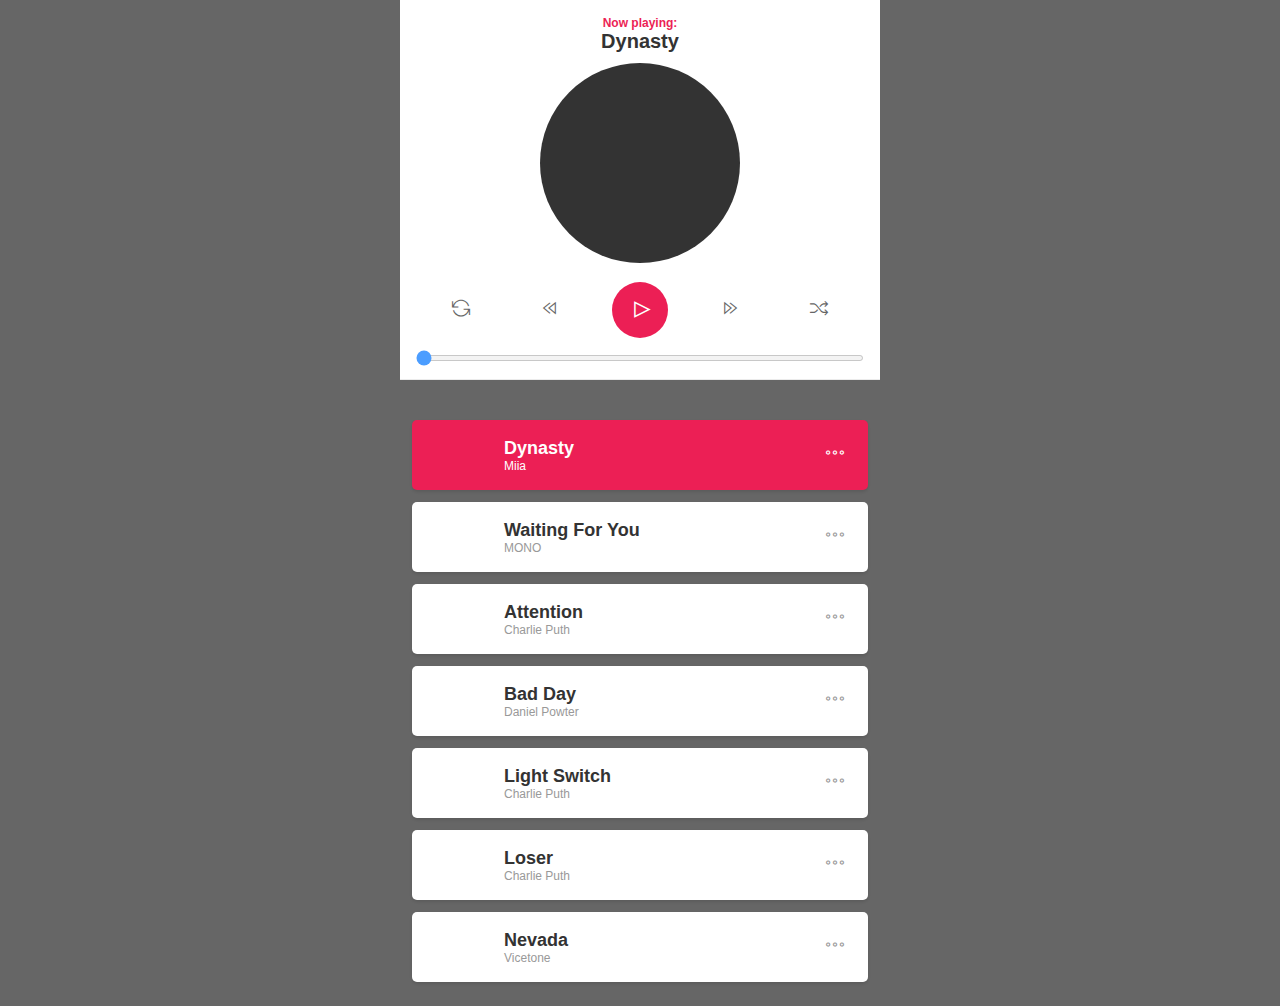
<file: music.html>
<!DOCTYPE html>
<html lang="en">
<head>
  <meta charset="UTF-8">
  <meta http-equiv="X-UA-Compatible" content="IE=edge">
  <meta name="viewport" content="width=device-width, initial-scale=1.0">
  <title>Music player</title>
  <link rel="stylesheet" href="./music.css">
  <link rel="stylesheet" href="./Img">
  <link rel="stylesheet" href="./themify-icons/themify-icons.css">
  <link rel="icon" href="https://images.fineartamerica.com/images/artworkimages/mediumlarge/1/music-icon-mohammed-jabir-ap.jpg">

</head>
<body>
  <div class="player">
    <div class="dashboard">
      <header>
        <h4>Now playing:</h4>
        <h2>Waiting For You</h2>
      </header>
  
      <div class="cd">
        <div class="cd-thumb">
        </div>
      </div>
  
      <div class="control">
        <div class="btn btn-repeat">
          <i class="ti-reload"></i>
        </div>
        <div class="btn btn-prev">
          <i class="ti-control-backward"></i>
        </div>
        <div class="btn btn-toggle-play">
          <i class="ti-control-pause icon-pause"></i>
          <i class="ti-control-play icon-play"></i>
        </div>
        <div class="btn btn-next">
          <i class="ti-control-forward"></i>
        </div>
        <div class="btn btn-random">
          <i class="ti-control-shuffle"></i>
        </div>
      </div>
  
      <input id="progress" class="progress" type="range" value="0" step="1" min="0" max="100">
      <audio id="audio" src=""></audio>
    </div>
  
    <div class="playlist">
      <script src="./music.js"></script>
    </div>
  </div>
</body>
</html>
</file>
<file: music.css>
:root {
  --primary-color: #ec1f55;
  --text-color: #333;
}

* {
  padding: 0;
  margin: 0;
  box-sizing: inherit;
}

body {
  background-color: #666;
}

html {
  box-sizing: border-box;
  font-family: "Poppins", sans-serif;
}

.player {
  position: relative;
  max-width: 480px;
  margin: 0 auto;
}

.player .icon-pause {
  display: none;
}

.player.playing .icon-pause {
  display: inline-block;
}

.player.playing .icon-play {
  display: none;
}

.dashboard {
  padding: 16px 16px 14px;
  background-color: #fff;
  position: fixed;
  top: 0;
  width: 100%;
  max-width: 480px;
  border-bottom: 1px solid #ebebeb;
}

/* HEADER */
header {
  text-align: center;
  margin-bottom: 10px;
}

header h4 {
  color: var(--primary-color);
  font-size: 12px;
}

header h2 {
  color: var(--text-color);
  font-size: 20px;
}

/* CD */
.cd {
  display: flex;
  margin: auto;
  width: 200px;
}

.cd-thumb {
  width: 100%;
  padding-top: 100%;
  border-radius: 50%;
  background-color: #333;
  background-size: cover;
  margin: auto;
}

/* CONTROL */
.control {
  display: flex;
  align-items: center;
  justify-content: space-around;
  padding: 18px 0 8px 0;
}

.control .btn {
  color: #666;
  padding: 18px;
  font-size: 18px;
}

.control .btn.active {
  color: var(--primary-color);
}

.control .btn-toggle-play {
  width: 56px;
  height: 56px;
  border-radius: 50%;
  font-size: 24px;
  color: #fff;
  display: flex;
  align-items: center;
  background-color: var(--primary-color);
}

.progress {
  width: 100%;
  height: 6px;
  background: #d3d3d3;
  outline: none;
  opacity: 0.7;
  -webkit-transition: 0.2s;
  transition: opacity 0.2s;
}

.progress::-webkit-slider-thumb {
  -webkit-appearance: none;
  appearance: none;
  width: 12px;
  height: 6px;
  background-color: var(--primary-color);
  cursor: pointer;
}

/* PLAYLIST */
.playlist {
  margin-top: 408px;
  padding: 12px;
}

.song {
  display: flex;
  align-items: center;
  margin-bottom: 12px;
  background-color: #fff;
  padding: 8px 16px;
  border-radius: 5px;
  box-shadow: 0 2px 3px rgba(0, 0, 0, 0.1);
}

.song.active {
  background-color: var(--primary-color);
}

.song:active {
  opacity: 0.8;
}

.song.active .option,
.song.active .author,
.song.active .title {
  color: #fff;
}

.song .thumb {
  width: 44px;
  height: 44px;
  border-radius: 50%;
  background-size: cover;
  margin: 0 8px;
}

.song .body {
  flex: 1;
  padding: 0 16px;
}

.song .title {
  font-size: 18px;
  color: var(--text-color);
}

.song .author {
  font-size: 12px;
  color: #999;
}

.song .option {
  padding: 16px 8px;
  color: #999;
  font-size: 18px;
}
</file>
<file: themify-icons/themify-icons.css>
@font-face {
	font-family: 'themify';
	src:url('fonts/themify.eot?-fvbane');
	src:url('fonts/themify.eot?#iefix-fvbane') format('embedded-opentype'),
		url('fonts/themify.woff?-fvbane') format('woff'),
		url('fonts/themify.ttf?-fvbane') format('truetype'),
		url('fonts/themify.svg?-fvbane#themify') format('svg');
	font-weight: normal;
	font-style: normal;
}

[class^="ti-"], [class*=" ti-"] {
	font-family: 'themify';
	speak: none;
	font-style: normal;
	font-weight: normal;
	font-variant: normal;
	text-transform: none;
	line-height: 1;

	/* Better Font Rendering =========== */
	-webkit-font-smoothing: antialiased;
	-moz-osx-font-smoothing: grayscale;
}

.ti-wand:before {
	content: "\e600";
}
.ti-volume:before {
	content: "\e601";
}
.ti-user:before {
	content: "\e602";
}
.ti-unlock:before {
	content: "\e603";
}
.ti-unlink:before {
	content: "\e604";
}
.ti-trash:before {
	content: "\e605";
}
.ti-thought:before {
	content: "\e606";
}
.ti-target:before {
	content: "\e607";
}
.ti-tag:before {
	content: "\e608";
}
.ti-tablet:before {
	content: "\e609";
}
.ti-star:before {
	content: "\e60a";
}
.ti-spray:before {
	content: "\e60b";
}
.ti-signal:before {
	content: "\e60c";
}
.ti-shopping-cart:before {
	content: "\e60d";
}
.ti-shopping-cart-full:before {
	content: "\e60e";
}
.ti-settings:before {
	content: "\e60f";
}
.ti-search:before {
	content: "\e610";
}
.ti-zoom-in:before {
	content: "\e611";
}
.ti-zoom-out:before {
	content: "\e612";
}
.ti-cut:before {
	content: "\e613";
}
.ti-ruler:before {
	content: "\e614";
}
.ti-ruler-pencil:before {
	content: "\e615";
}
.ti-ruler-alt:before {
	content: "\e616";
}
.ti-bookmark:before {
	content: "\e617";
}
.ti-bookmark-alt:before {
	content: "\e618";
}
.ti-reload:before {
	content: "\e619";
}
.ti-plus:before {
	content: "\e61a";
}
.ti-pin:before {
	content: "\e61b";
}
.ti-pencil:before {
	content: "\e61c";
}
.ti-pencil-alt:before {
	content: "\e61d";
}
.ti-paint-roller:before {
	content: "\e61e";
}
.ti-paint-bucket:before {
	content: "\e61f";
}
.ti-na:before {
	content: "\e620";
}
.ti-mobile:before {
	content: "\e621";
}
.ti-minus:before {
	content: "\e622";
}
.ti-medall:before {
	content: "\e623";
}
.ti-medall-alt:before {
	content: "\e624";
}
.ti-marker:before {
	content: "\e625";
}
.ti-marker-alt:before {
	content: "\e626";
}
.ti-arrow-up:before {
	content: "\e627";
}
.ti-arrow-right:before {
	content: "\e628";
}
.ti-arrow-left:before {
	content: "\e629";
}
.ti-arrow-down:before {
	content: "\e62a";
}
.ti-lock:before {
	content: "\e62b";
}
.ti-location-arrow:before {
	content: "\e62c";
}
.ti-link:before {
	content: "\e62d";
}
.ti-layout:before {
	content: "\e62e";
}
.ti-layers:before {
	content: "\e62f";
}
.ti-layers-alt:before {
	content: "\e630";
}
.ti-key:before {
	content: "\e631";
}
.ti-import:before {
	content: "\e632";
}
.ti-image:before {
	content: "\e633";
}
.ti-heart:before {
	content: "\e634";
}
.ti-heart-broken:before {
	content: "\e635";
}
.ti-hand-stop:before {
	content: "\e636";
}
.ti-hand-open:before {
	content: "\e637";
}
.ti-hand-drag:before {
	content: "\e638";
}
.ti-folder:before {
	content: "\e639";
}
.ti-flag:before {
	content: "\e63a";
}
.ti-flag-alt:before {
	content: "\e63b";
}
.ti-flag-alt-2:before {
	content: "\e63c";
}
.ti-eye:before {
	content: "\e63d";
}
.ti-export:before {
	content: "\e63e";
}
.ti-exchange-vertical:before {
	content: "\e63f";
}
.ti-desktop:before {
	content: "\e640";
}
.ti-cup:before {
	content: "\e641";
}
.ti-crown:before {
	content: "\e642";
}
.ti-comments:before {
	content: "\e643";
}
.ti-comment:before {
	content: "\e644";
}
.ti-comment-alt:before {
	content: "\e645";
}
.ti-close:before {
	content: "\e646";
}
.ti-clip:before {
	content: "\e647";
}
.ti-angle-up:before {
	content: "\e648";
}
.ti-angle-right:before {
	content: "\e649";
}
.ti-angle-left:before {
	content: "\e64a";
}
.ti-angle-down:before {
	content: "\e64b";
}
.ti-check:before {
	content: "\e64c";
}
.ti-check-box:before {
	content: "\e64d";
}
.ti-camera:before {
	content: "\e64e";
}
.ti-announcement:before {
	content: "\e64f";
}
.ti-brush:before {
	content: "\e650";
}
.ti-briefcase:before {
	content: "\e651";
}
.ti-bolt:before {
	content: "\e652";
}
.ti-bolt-alt:before {
	content: "\e653";
}
.ti-blackboard:before {
	content: "\e654";
}
.ti-bag:before {
	content: "\e655";
}
.ti-move:before {
	content: "\e656";
}
.ti-arrows-vertical:before {
	content: "\e657";
}
.ti-arrows-horizontal:before {
	content: "\e658";
}
.ti-fullscreen:before {
	content: "\e659";
}
.ti-arrow-top-right:before {
	content: "\e65a";
}
.ti-arrow-top-left:before {
	content: "\e65b";
}
.ti-arrow-circle-up:before {
	content: "\e65c";
}
.ti-arrow-circle-right:before {
	content: "\e65d";
}
.ti-arrow-circle-left:before {
	content: "\e65e";
}
.ti-arrow-circle-down:before {
	content: "\e65f";
}
.ti-angle-double-up:before {
	content: "\e660";
}
.ti-angle-double-right:before {
	content: "\e661";
}
.ti-angle-double-left:before {
	content: "\e662";
}
.ti-angle-double-down:before {
	content: "\e663";
}
.ti-zip:before {
	content: "\e664";
}
.ti-world:before {
	content: "\e665";
}
.ti-wheelchair:before {
	content: "\e666";
}
.ti-view-list:before {
	content: "\e667";
}
.ti-view-list-alt:before {
	content: "\e668";
}
.ti-view-grid:before {
	content: "\e669";
}
.ti-uppercase:before {
	content: "\e66a";
}
.ti-upload:before {
	content: "\e66b";
}
.ti-underline:before {
	content: "\e66c";
}
.ti-truck:before {
	content: "\e66d";
}
.ti-timer:before {
	content: "\e66e";
}
.ti-ticket:before {
	content: "\e66f";
}
.ti-thumb-up:before {
	content: "\e670";
}
.ti-thumb-down:before {
	content: "\e671";
}
.ti-text:before {
	content: "\e672";
}
.ti-stats-up:before {
	content: "\e673";
}
.ti-stats-down:before {
	content: "\e674";
}
.ti-split-v:before {
	content: "\e675";
}
.ti-split-h:before {
	content: "\e676";
}
.ti-smallcap:before {
	content: "\e677";
}
.ti-shine:before {
	content: "\e678";
}
.ti-shift-right:before {
	content: "\e679";
}
.ti-shift-left:before {
	content: "\e67a";
}
.ti-shield:before {
	content: "\e67b";
}
.ti-notepad:before {
	content: "\e67c";
}
.ti-server:before {
	content: "\e67d";
}
.ti-quote-right:before {
	content: "\e67e";
}
.ti-quote-left:before {
	content: "\e67f";
}
.ti-pulse:before {
	content: "\e680";
}
.ti-printer:before {
	content: "\e681";
}
.ti-power-off:before {
	content: "\e682";
}
.ti-plug:before {
	content: "\e683";
}
.ti-pie-chart:before {
	content: "\e684";
}
.ti-paragraph:before {
	content: "\e685";
}
.ti-panel:before {
	content: "\e686";
}
.ti-package:before {
	content: "\e687";
}
.ti-music:before {
	content: "\e688";
}
.ti-music-alt:before {
	content: "\e689";
}
.ti-mouse:before {
	content: "\e68a";
}
.ti-mouse-alt:before {
	content: "\e68b";
}
.ti-money:before {
	content: "\e68c";
}
.ti-microphone:before {
	content: "\e68d";
}
.ti-menu:before {
	content: "\e68e";
}
.ti-menu-alt:before {
	content: "\e68f";
}
.ti-map:before {
	content: "\e690";
}
.ti-map-alt:before {
	content: "\e691";
}
.ti-loop:before {
	content: "\e692";
}
.ti-location-pin:before {
	content: "\e693";
}
.ti-list:before {
	content: "\e694";
}
.ti-light-bulb:before {
	content: "\e695";
}
.ti-Italic:before {
	content: "\e696";
}
.ti-info:before {
	content: "\e697";
}
.ti-infinite:before {
	content: "\e698";
}
.ti-id-badge:before {
	content: "\e699";
}
.ti-hummer:before {
	content: "\e69a";
}
.ti-home:before {
	content: "\e69b";
}
.ti-help:before {
	content: "\e69c";
}
.ti-headphone:before {
	content: "\e69d";
}
.ti-harddrives:before {
	content: "\e69e";
}
.ti-harddrive:before {
	content: "\e69f";
}
.ti-gift:before {
	content: "\e6a0";
}
.ti-game:before {
	content: "\e6a1";
}
.ti-filter:before {
	content: "\e6a2";
}
.ti-files:before {
	content: "\e6a3";
}
.ti-file:before {
	content: "\e6a4";
}
.ti-eraser:before {
	content: "\e6a5";
}
.ti-envelope:before {
	content: "\e6a6";
}
.ti-download:before {
	content: "\e6a7";
}
.ti-direction:before {
	content: "\e6a8";
}
.ti-direction-alt:before {
	content: "\e6a9";
}
.ti-dashboard:before {
	content: "\e6aa";
}
.ti-control-stop:before {
	content: "\e6ab";
}
.ti-control-shuffle:before {
	content: "\e6ac";
}
.ti-control-play:before {
	content: "\e6ad";
}
.ti-control-pause:before {
	content: "\e6ae";
}
.ti-control-forward:before {
	content: "\e6af";
}
.ti-control-backward:before {
	content: "\e6b0";
}
.ti-cloud:before {
	content: "\e6b1";
}
.ti-cloud-up:before {
	content: "\e6b2";
}
.ti-cloud-down:before {
	content: "\e6b3";
}
.ti-clipboard:before {
	content: "\e6b4";
}
.ti-car:before {
	content: "\e6b5";
}
.ti-calendar:before {
	content: "\e6b6";
}
.ti-book:before {
	content: "\e6b7";
}
.ti-bell:before {
	content: "\e6b8";
}
.ti-basketball:before {
	content: "\e6b9";
}
.ti-bar-chart:before {
	content: "\e6ba";
}
.ti-bar-chart-alt:before {
	content: "\e6bb";
}
.ti-back-right:before {
	content: "\e6bc";
}
.ti-back-left:before {
	content: "\e6bd";
}
.ti-arrows-corner:before {
	content: "\e6be";
}
.ti-archive:before {
	content: "\e6bf";
}
.ti-anchor:before {
	content: "\e6c0";
}
.ti-align-right:before {
	content: "\e6c1";
}
.ti-align-left:before {
	content: "\e6c2";
}
.ti-align-justify:before {
	content: "\e6c3";
}
.ti-align-center:before {
	content: "\e6c4";
}
.ti-alert:before {
	content: "\e6c5";
}
.ti-alarm-clock:before {
	content: "\e6c6";
}
.ti-agenda:before {
	content: "\e6c7";
}
.ti-write:before {
	content: "\e6c8";
}
.ti-window:before {
	content: "\e6c9";
}
.ti-widgetized:before {
	content: "\e6ca";
}
.ti-widget:before {
	content: "\e6cb";
}
.ti-widget-alt:before {
	content: "\e6cc";
}
.ti-wallet:before {
	content: "\e6cd";
}
.ti-video-clapper:before {
	content: "\e6ce";
}
.ti-video-camera:before {
	content: "\e6cf";
}
.ti-vector:before {
	content: "\e6d0";
}
.ti-themify-logo:before {
	content: "\e6d1";
}
.ti-themify-favicon:before {
	content: "\e6d2";
}
.ti-themify-favicon-alt:before {
	content: "\e6d3";
}
.ti-support:before {
	content: "\e6d4";
}
.ti-stamp:before {
	content: "\e6d5";
}
.ti-split-v-alt:before {
	content: "\e6d6";
}
.ti-slice:before {
	content: "\e6d7";
}
.ti-shortcode:before {
	content: "\e6d8";
}
.ti-shift-right-alt:before {
	content: "\e6d9";
}
.ti-shift-left-alt:before {
	content: "\e6da";
}
.ti-ruler-alt-2:before {
	content: "\e6db";
}
.ti-receipt:before {
	content: "\e6dc";
}
.ti-pin2:before {
	content: "\e6dd";
}
.ti-pin-alt:before {
	content: "\e6de";
}
.ti-pencil-alt2:before {
	content: "\e6df";
}
.ti-palette:before {
	content: "\e6e0";
}
.ti-more:before {
	content: "\e6e1";
}
.ti-more-alt:before {
	content: "\e6e2";
}
.ti-microphone-alt:before {
	content: "\e6e3";
}
.ti-magnet:before {
	content: "\e6e4";
}
.ti-line-double:before {
	content: "\e6e5";
}
.ti-line-dotted:before {
	content: "\e6e6";
}
.ti-line-dashed:before {
	content: "\e6e7";
}
.ti-layout-width-full:before {
	content: "\e6e8";
}
.ti-layout-width-default:before {
	content: "\e6e9";
}
.ti-layout-width-default-alt:before {
	content: "\e6ea";
}
.ti-layout-tab:before {
	content: "\e6eb";
}
.ti-layout-tab-window:before {
	content: "\e6ec";
}
.ti-layout-tab-v:before {
	content: "\e6ed";
}
.ti-layout-tab-min:before {
	content: "\e6ee";
}
.ti-layout-slider:before {
	content: "\e6ef";
}
.ti-layout-slider-alt:before {
	content: "\e6f0";
}
.ti-layout-sidebar-right:before {
	content: "\e6f1";
}
.ti-layout-sidebar-none:before {
	content: "\e6f2";
}
.ti-layout-sidebar-left:before {
	content: "\e6f3";
}
.ti-layout-placeholder:before {
	content: "\e6f4";
}
.ti-layout-menu:before {
	content: "\e6f5";
}
.ti-layout-menu-v:before {
	content: "\e6f6";
}
.ti-layout-menu-separated:before {
	content: "\e6f7";
}
.ti-layout-menu-full:before {
	content: "\e6f8";
}
.ti-layout-media-right-alt:before {
	content: "\e6f9";
}
.ti-layout-media-right:before {
	content: "\e6fa";
}
.ti-layout-media-overlay:before {
	content: "\e6fb";
}
.ti-layout-media-overlay-alt:before {
	content: "\e6fc";
}
.ti-layout-media-overlay-alt-2:before {
	content: "\e6fd";
}
.ti-layout-media-left-alt:before {
	content: "\e6fe";
}
.ti-layout-media-left:before {
	content: "\e6ff";
}
.ti-layout-media-center-alt:before {
	content: "\e700";
}
.ti-layout-media-center:before {
	content: "\e701";
}
.ti-layout-list-thumb:before {
	content: "\e702";
}
.ti-layout-list-thumb-alt:before {
	content: "\e703";
}
.ti-layout-list-post:before {
	content: "\e704";
}
.ti-layout-list-large-image:before {
	content: "\e705";
}
.ti-layout-line-solid:before {
	content: "\e706";
}
.ti-layout-grid4:before {
	content: "\e707";
}
.ti-layout-grid3:before {
	content: "\e708";
}
.ti-layout-grid2:before {
	content: "\e709";
}
.ti-layout-grid2-thumb:before {
	content: "\e70a";
}
.ti-layout-cta-right:before {
	content: "\e70b";
}
.ti-layout-cta-left:before {
	content: "\e70c";
}
.ti-layout-cta-center:before {
	content: "\e70d";
}
.ti-layout-cta-btn-right:before {
	content: "\e70e";
}
.ti-layout-cta-btn-left:before {
	content: "\e70f";
}
.ti-layout-column4:before {
	content: "\e710";
}
.ti-layout-column3:before {
	content: "\e711";
}
.ti-layout-column2:before {
	content: "\e712";
}
.ti-layout-accordion-separated:before {
	content: "\e713";
}
.ti-layout-accordion-merged:before {
	content: "\e714";
}
.ti-layout-accordion-list:before {
	content: "\e715";
}
.ti-ink-pen:before {
	content: "\e716";
}
.ti-info-alt:before {
	content: "\e717";
}
.ti-help-alt:before {
	content: "\e718";
}
.ti-headphone-alt:before {
	content: "\e719";
}
.ti-hand-point-up:before {
	content: "\e71a";
}
.ti-hand-point-right:before {
	content: "\e71b";
}
.ti-hand-point-left:before {
	content: "\e71c";
}
.ti-hand-point-down:before {
	content: "\e71d";
}
.ti-gallery:before {
	content: "\e71e";
}
.ti-face-smile:before {
	content: "\e71f";
}
.ti-face-sad:before {
	content: "\e720";
}
.ti-credit-card:before {
	content: "\e721";
}
.ti-control-skip-forward:before {
	content: "\e722";
}
.ti-control-skip-backward:before {
	content: "\e723";
}
.ti-control-record:before {
	content: "\e724";
}
.ti-control-eject:before {
	content: "\e725";
}
.ti-comments-smiley:before {
	content: "\e726";
}
.ti-brush-alt:before {
	content: "\e727";
}
.ti-youtube:before {
	content: "\e728";
}
.ti-vimeo:before {
	content: "\e729";
}
.ti-twitter:before {
	content: "\e72a";
}
.ti-time:before {
	content: "\e72b";
}
.ti-tumblr:before {
	content: "\e72c";
}
.ti-skype:before {
	content: "\e72d";
}
.ti-share:before {
	content: "\e72e";
}
.ti-share-alt:before {
	content: "\e72f";
}
.ti-rocket:before {
	content: "\e730";
}
.ti-pinterest:before {
	content: "\e731";
}
.ti-new-window:before {
	content: "\e732";
}
.ti-microsoft:before {
	content: "\e733";
}
.ti-list-ol:before {
	content: "\e734";
}
.ti-linkedin:before {
	content: "\e735";
}
.ti-layout-sidebar-2:before {
	content: "\e736";
}
.ti-layout-grid4-alt:before {
	content: "\e737";
}
.ti-layout-grid3-alt:before {
	content: "\e738";
}
.ti-layout-grid2-alt:before {
	content: "\e739";
}
.ti-layout-column4-alt:before {
	content: "\e73a";
}
.ti-layout-column3-alt:before {
	content: "\e73b";
}
.ti-layout-column2-alt:before {
	content: "\e73c";
}
.ti-instagram:before {
	content: "\e73d";
}
.ti-google:before {
	content: "\e73e";
}
.ti-github:before {
	content: "\e73f";
}
.ti-flickr:before {
	content: "\e740";
}
.ti-facebook:before {
	content: "\e741";
}
.ti-dropbox:before {
	content: "\e742";
}
.ti-dribbble:before {
	content: "\e743";
}
.ti-apple:before {
	content: "\e744";
}
.ti-android:before {
	content: "\e745";
}
.ti-save:before {
	content: "\e746";
}
.ti-save-alt:before {
	content: "\e747";
}
.ti-yahoo:before {
	content: "\e748";
}
.ti-wordpress:before {
	content: "\e749";
}
.ti-vimeo-alt:before {
	content: "\e74a";
}
.ti-twitter-alt:before {
	content: "\e74b";
}
.ti-tumblr-alt:before {
	content: "\e74c";
}
.ti-trello:before {
	content: "\e74d";
}
.ti-stack-overflow:before {
	content: "\e74e";
}
.ti-soundcloud:before {
	content: "\e74f";
}
.ti-sharethis:before {
	content: "\e750";
}
.ti-sharethis-alt:before {
	content: "\e751";
}
.ti-reddit:before {
	content: "\e752";
}
.ti-pinterest-alt:before {
	content: "\e753";
}
.ti-microsoft-alt:before {
	content: "\e754";
}
.ti-linux:before {
	content: "\e755";
}
.ti-jsfiddle:before {
	content: "\e756";
}
.ti-joomla:before {
	content: "\e757";
}
.ti-html5:before {
	content: "\e758";
}
.ti-flickr-alt:before {
	content: "\e759";
}
.ti-email:before {
	content: "\e75a";
}
.ti-drupal:before {
	content: "\e75b";
}
.ti-dropbox-alt:before {
	content: "\e75c";
}
.ti-css3:before {
	content: "\e75d";
}
.ti-rss:before {
	content: "\e75e";
}
.ti-rss-alt:before {
	content: "\e75f";
}
</file>
<file: themify-icons/demo-files/demo.css>
body {
	font: normal 1em/1.5em Arial, Helvetica, sans-serif;
	max-width: 90%;
	margin: 30px auto 0;
}
h1, h3 {
	font-weight: normal;
}
h3 {
	font-size: 1.4;
	text-transform: uppercase;
	letter-spacing: 1px;
}

.icon-section {
	margin: 0 0 3em;
	clear: both;
	overflow: hidden;
}
.icon-container {
	width: 240px; 
	padding: .7em 0;
	float: left; 
	position: relative;
	text-align: left;
}
.icon-container [class^="ti-"], 
.icon-container [class*=" ti-"] {
	color: #000;
	position: absolute;
	margin-top: 3px;
	transition: .3s;
}
.icon-container:hover [class^="ti-"],
.icon-container:hover [class*=" ti-"] {
	font-size: 2.2em;
	margin-top: -5px;
}
.icon-container:hover .icon-name {
	color: #000;
}
.icon-name {
	color: #aaa;
	margin-left: 35px;
	font-size: .8em;
	transition: .3s;
}
.icon-container:hover .icon-name {
	margin-left: 45px;
}
</file>
<file: themify-icons/ie7/ie7.css>
.ti-wand {
	*zoom: expression(this.runtimeStyle['zoom'] = '1', this.innerHTML = '&#xe600;');
}
.ti-volume {
	*zoom: expression(this.runtimeStyle['zoom'] = '1', this.innerHTML = '&#xe601;');
}
.ti-user {
	*zoom: expression(this.runtimeStyle['zoom'] = '1', this.innerHTML = '&#xe602;');
}
.ti-unlock {
	*zoom: expression(this.runtimeStyle['zoom'] = '1', this.innerHTML = '&#xe603;');
}
.ti-unlink {
	*zoom: expression(this.runtimeStyle['zoom'] = '1', this.innerHTML = '&#xe604;');
}
.ti-trash {
	*zoom: expression(this.runtimeStyle['zoom'] = '1', this.innerHTML = '&#xe605;');
}
.ti-thought {
	*zoom: expression(this.runtimeStyle['zoom'] = '1', this.innerHTML = '&#xe606;');
}
.ti-target {
	*zoom: expression(this.runtimeStyle['zoom'] = '1', this.innerHTML = '&#xe607;');
}
.ti-tag {
	*zoom: expression(this.runtimeStyle['zoom'] = '1', this.innerHTML = '&#xe608;');
}
.ti-tablet {
	*zoom: expression(this.runtimeStyle['zoom'] = '1', this.innerHTML = '&#xe609;');
}
.ti-star {
	*zoom: expression(this.runtimeStyle['zoom'] = '1', this.innerHTML = '&#xe60a;');
}
.ti-spray {
	*zoom: expression(this.runtimeStyle['zoom'] = '1', this.innerHTML = '&#xe60b;');
}
.ti-signal {
	*zoom: expression(this.runtimeStyle['zoom'] = '1', this.innerHTML = '&#xe60c;');
}
.ti-shopping-cart {
	*zoom: expression(this.runtimeStyle['zoom'] = '1', this.innerHTML = '&#xe60d;');
}
.ti-shopping-cart-full {
	*zoom: expression(this.runtimeStyle['zoom'] = '1', this.innerHTML = '&#xe60e;');
}
.ti-settings {
	*zoom: expression(this.runtimeStyle['zoom'] = '1', this.innerHTML = '&#xe60f;');
}
.ti-search {
	*zoom: expression(this.runtimeStyle['zoom'] = '1', this.innerHTML = '&#xe610;');
}
.ti-zoom-in {
	*zoom: expression(this.runtimeStyle['zoom'] = '1', this.innerHTML = '&#xe611;');
}
.ti-zoom-out {
	*zoom: expression(this.runtimeStyle['zoom'] = '1', this.innerHTML = '&#xe612;');
}
.ti-cut {
	*zoom: expression(this.runtimeStyle['zoom'] = '1', this.innerHTML = '&#xe613;');
}
.ti-ruler {
	*zoom: expression(this.runtimeStyle['zoom'] = '1', this.innerHTML = '&#xe614;');
}
.ti-ruler-pencil {
	*zoom: expression(this.runtimeStyle['zoom'] = '1', this.innerHTML = '&#xe615;');
}
.ti-ruler-alt {
	*zoom: expression(this.runtimeStyle['zoom'] = '1', this.innerHTML = '&#xe616;');
}
.ti-bookmark {
	*zoom: expression(this.runtimeStyle['zoom'] = '1', this.innerHTML = '&#xe617;');
}
.ti-bookmark-alt {
	*zoom: expression(this.runtimeStyle['zoom'] = '1', this.innerHTML = '&#xe618;');
}
.ti-reload {
	*zoom: expression(this.runtimeStyle['zoom'] = '1', this.innerHTML = '&#xe619;');
}
.ti-plus {
	*zoom: expression(this.runtimeStyle['zoom'] = '1', this.innerHTML = '&#xe61a;');
}
.ti-pin {
	*zoom: expression(this.runtimeStyle['zoom'] = '1', this.innerHTML = '&#xe61b;');
}
.ti-pencil {
	*zoom: expression(this.runtimeStyle['zoom'] = '1', this.innerHTML = '&#xe61c;');
}
.ti-pencil-alt {
	*zoom: expression(this.runtimeStyle['zoom'] = '1', this.innerHTML = '&#xe61d;');
}
.ti-paint-roller {
	*zoom: expression(this.runtimeStyle['zoom'] = '1', this.innerHTML = '&#xe61e;');
}
.ti-paint-bucket {
	*zoom: expression(this.runtimeStyle['zoom'] = '1', this.innerHTML = '&#xe61f;');
}
.ti-na {
	*zoom: expression(this.runtimeStyle['zoom'] = '1', this.innerHTML = '&#xe620;');
}
.ti-mobile {
	*zoom: expression(this.runtimeStyle['zoom'] = '1', this.innerHTML = '&#xe621;');
}
.ti-minus {
	*zoom: expression(this.runtimeStyle['zoom'] = '1', this.innerHTML = '&#xe622;');
}
.ti-medall {
	*zoom: expression(this.runtimeStyle['zoom'] = '1', this.innerHTML = '&#xe623;');
}
.ti-medall-alt {
	*zoom: expression(this.runtimeStyle['zoom'] = '1', this.innerHTML = '&#xe624;');
}
.ti-marker {
	*zoom: expression(this.runtimeStyle['zoom'] = '1', this.innerHTML = '&#xe625;');
}
.ti-marker-alt {
	*zoom: expression(this.runtimeStyle['zoom'] = '1', this.innerHTML = '&#xe626;');
}
.ti-arrow-up {
	*zoom: expression(this.runtimeStyle['zoom'] = '1', this.innerHTML = '&#xe627;');
}
.ti-arrow-right {
	*zoom: expression(this.runtimeStyle['zoom'] = '1', this.innerHTML = '&#xe628;');
}
.ti-arrow-left {
	*zoom: expression(this.runtimeStyle['zoom'] = '1', this.innerHTML = '&#xe629;');
}
.ti-arrow-down {
	*zoom: expression(this.runtimeStyle['zoom'] = '1', this.innerHTML = '&#xe62a;');
}
.ti-lock {
	*zoom: expression(this.runtimeStyle['zoom'] = '1', this.innerHTML = '&#xe62b;');
}
.ti-location-arrow {
	*zoom: expression(this.runtimeStyle['zoom'] = '1', this.innerHTML = '&#xe62c;');
}
.ti-link {
	*zoom: expression(this.runtimeStyle['zoom'] = '1', this.innerHTML = '&#xe62d;');
}
.ti-layout {
	*zoom: expression(this.runtimeStyle['zoom'] = '1', this.innerHTML = '&#xe62e;');
}
.ti-layers {
	*zoom: expression(this.runtimeStyle['zoom'] = '1', this.innerHTML = '&#xe62f;');
}
.ti-layers-alt {
	*zoom: expression(this.runtimeStyle['zoom'] = '1', this.innerHTML = '&#xe630;');
}
.ti-key {
	*zoom: expression(this.runtimeStyle['zoom'] = '1', this.innerHTML = '&#xe631;');
}
.ti-import {
	*zoom: expression(this.runtimeStyle['zoom'] = '1', this.innerHTML = '&#xe632;');
}
.ti-image {
	*zoom: expression(this.runtimeStyle['zoom'] = '1', this.innerHTML = '&#xe633;');
}
.ti-heart {
	*zoom: expression(this.runtimeStyle['zoom'] = '1', this.innerHTML = '&#xe634;');
}
.ti-heart-broken {
	*zoom: expression(this.runtimeStyle['zoom'] = '1', this.innerHTML = '&#xe635;');
}
.ti-hand-stop {
	*zoom: expression(this.runtimeStyle['zoom'] = '1', this.innerHTML = '&#xe636;');
}
.ti-hand-open {
	*zoom: expression(this.runtimeStyle['zoom'] = '1', this.innerHTML = '&#xe637;');
}
.ti-hand-drag {
	*zoom: expression(this.runtimeStyle['zoom'] = '1', this.innerHTML = '&#xe638;');
}
.ti-folder {
	*zoom: expression(this.runtimeStyle['zoom'] = '1', this.innerHTML = '&#xe639;');
}
.ti-flag {
	*zoom: expression(this.runtimeStyle['zoom'] = '1', this.innerHTML = '&#xe63a;');
}
.ti-flag-alt {
	*zoom: expression(this.runtimeStyle['zoom'] = '1', this.innerHTML = '&#xe63b;');
}
.ti-flag-alt-2 {
	*zoom: expression(this.runtimeStyle['zoom'] = '1', this.innerHTML = '&#xe63c;');
}
.ti-eye {
	*zoom: expression(this.runtimeStyle['zoom'] = '1', this.innerHTML = '&#xe63d;');
}
.ti-export {
	*zoom: expression(this.runtimeStyle['zoom'] = '1', this.innerHTML = '&#xe63e;');
}
.ti-exchange-vertical {
	*zoom: expression(this.runtimeStyle['zoom'] = '1', this.innerHTML = '&#xe63f;');
}
.ti-desktop {
	*zoom: expression(this.runtimeStyle['zoom'] = '1', this.innerHTML = '&#xe640;');
}
.ti-cup {
	*zoom: expression(this.runtimeStyle['zoom'] = '1', this.innerHTML = '&#xe641;');
}
.ti-crown {
	*zoom: expression(this.runtimeStyle['zoom'] = '1', this.innerHTML = '&#xe642;');
}
.ti-comments {
	*zoom: expression(this.runtimeStyle['zoom'] = '1', this.innerHTML = '&#xe643;');
}
.ti-comment {
	*zoom: expression(this.runtimeStyle['zoom'] = '1', this.innerHTML = '&#xe644;');
}
.ti-comment-alt {
	*zoom: expression(this.runtimeStyle['zoom'] = '1', this.innerHTML = '&#xe645;');
}
.ti-close {
	*zoom: expression(this.runtimeStyle['zoom'] = '1', this.innerHTML = '&#xe646;');
}
.ti-clip {
	*zoom: expression(this.runtimeStyle['zoom'] = '1', this.innerHTML = '&#xe647;');
}
.ti-angle-up {
	*zoom: expression(this.runtimeStyle['zoom'] = '1', this.innerHTML = '&#xe648;');
}
.ti-angle-right {
	*zoom: expression(this.runtimeStyle['zoom'] = '1', this.innerHTML = '&#xe649;');
}
.ti-angle-left {
	*zoom: expression(this.runtimeStyle['zoom'] = '1', this.innerHTML = '&#xe64a;');
}
.ti-angle-down {
	*zoom: expression(this.runtimeStyle['zoom'] = '1', this.innerHTML = '&#xe64b;');
}
.ti-check {
	*zoom: expression(this.runtimeStyle['zoom'] = '1', this.innerHTML = '&#xe64c;');
}
.ti-check-box {
	*zoom: expression(this.runtimeStyle['zoom'] = '1', this.innerHTML = '&#xe64d;');
}
.ti-camera {
	*zoom: expression(this.runtimeStyle['zoom'] = '1', this.innerHTML = '&#xe64e;');
}
.ti-announcement {
	*zoom: expression(this.runtimeStyle['zoom'] = '1', this.innerHTML = '&#xe64f;');
}
.ti-brush {
	*zoom: expression(this.runtimeStyle['zoom'] = '1', this.innerHTML = '&#xe650;');
}
.ti-briefcase {
	*zoom: expression(this.runtimeStyle['zoom'] = '1', this.innerHTML = '&#xe651;');
}
.ti-bolt {
	*zoom: expression(this.runtimeStyle['zoom'] = '1', this.innerHTML = '&#xe652;');
}
.ti-bolt-alt {
	*zoom: expression(this.runtimeStyle['zoom'] = '1', this.innerHTML = '&#xe653;');
}
.ti-blackboard {
	*zoom: expression(this.runtimeStyle['zoom'] = '1', this.innerHTML = '&#xe654;');
}
.ti-bag {
	*zoom: expression(this.runtimeStyle['zoom'] = '1', this.innerHTML = '&#xe655;');
}
.ti-move {
	*zoom: expression(this.runtimeStyle['zoom'] = '1', this.innerHTML = '&#xe656;');
}
.ti-arrows-vertical {
	*zoom: expression(this.runtimeStyle['zoom'] = '1', this.innerHTML = '&#xe657;');
}
.ti-arrows-horizontal {
	*zoom: expression(this.runtimeStyle['zoom'] = '1', this.innerHTML = '&#xe658;');
}
.ti-fullscreen {
	*zoom: expression(this.runtimeStyle['zoom'] = '1', this.innerHTML = '&#xe659;');
}
.ti-arrow-top-right {
	*zoom: expression(this.runtimeStyle['zoom'] = '1', this.innerHTML = '&#xe65a;');
}
.ti-arrow-top-left {
	*zoom: expression(this.runtimeStyle['zoom'] = '1', this.innerHTML = '&#xe65b;');
}
.ti-arrow-circle-up {
	*zoom: expression(this.runtimeStyle['zoom'] = '1', this.innerHTML = '&#xe65c;');
}
.ti-arrow-circle-right {
	*zoom: expression(this.runtimeStyle['zoom'] = '1', this.innerHTML = '&#xe65d;');
}
.ti-arrow-circle-left {
	*zoom: expression(this.runtimeStyle['zoom'] = '1', this.innerHTML = '&#xe65e;');
}
.ti-arrow-circle-down {
	*zoom: expression(this.runtimeStyle['zoom'] = '1', this.innerHTML = '&#xe65f;');
}
.ti-angle-double-up {
	*zoom: expression(this.runtimeStyle['zoom'] = '1', this.innerHTML = '&#xe660;');
}
.ti-angle-double-right {
	*zoom: expression(this.runtimeStyle['zoom'] = '1', this.innerHTML = '&#xe661;');
}
.ti-angle-double-left {
	*zoom: expression(this.runtimeStyle['zoom'] = '1', this.innerHTML = '&#xe662;');
}
.ti-angle-double-down {
	*zoom: expression(this.runtimeStyle['zoom'] = '1', this.innerHTML = '&#xe663;');
}
.ti-zip {
	*zoom: expression(this.runtimeStyle['zoom'] = '1', this.innerHTML = '&#xe664;');
}
.ti-world {
	*zoom: expression(this.runtimeStyle['zoom'] = '1', this.innerHTML = '&#xe665;');
}
.ti-wheelchair {
	*zoom: expression(this.runtimeStyle['zoom'] = '1', this.innerHTML = '&#xe666;');
}
.ti-view-list {
	*zoom: expression(this.runtimeStyle['zoom'] = '1', this.innerHTML = '&#xe667;');
}
.ti-view-list-alt {
	*zoom: expression(this.runtimeStyle['zoom'] = '1', this.innerHTML = '&#xe668;');
}
.ti-view-grid {
	*zoom: expression(this.runtimeStyle['zoom'] = '1', this.innerHTML = '&#xe669;');
}
.ti-uppercase {
	*zoom: expression(this.runtimeStyle['zoom'] = '1', this.innerHTML = '&#xe66a;');
}
.ti-upload {
	*zoom: expression(this.runtimeStyle['zoom'] = '1', this.innerHTML = '&#xe66b;');
}
.ti-underline {
	*zoom: expression(this.runtimeStyle['zoom'] = '1', this.innerHTML = '&#xe66c;');
}
.ti-truck {
	*zoom: expression(this.runtimeStyle['zoom'] = '1', this.innerHTML = '&#xe66d;');
}
.ti-timer {
	*zoom: expression(this.runtimeStyle['zoom'] = '1', this.innerHTML = '&#xe66e;');
}
.ti-ticket {
	*zoom: expression(this.runtimeStyle['zoom'] = '1', this.innerHTML = '&#xe66f;');
}
.ti-thumb-up {
	*zoom: expression(this.runtimeStyle['zoom'] = '1', this.innerHTML = '&#xe670;');
}
.ti-thumb-down {
	*zoom: expression(this.runtimeStyle['zoom'] = '1', this.innerHTML = '&#xe671;');
}
.ti-text {
	*zoom: expression(this.runtimeStyle['zoom'] = '1', this.innerHTML = '&#xe672;');
}
.ti-stats-up {
	*zoom: expression(this.runtimeStyle['zoom'] = '1', this.innerHTML = '&#xe673;');
}
.ti-stats-down {
	*zoom: expression(this.runtimeStyle['zoom'] = '1', this.innerHTML = '&#xe674;');
}
.ti-split-v {
	*zoom: expression(this.runtimeStyle['zoom'] = '1', this.innerHTML = '&#xe675;');
}
.ti-split-h {
	*zoom: expression(this.runtimeStyle['zoom'] = '1', this.innerHTML = '&#xe676;');
}
.ti-smallcap {
	*zoom: expression(this.runtimeStyle['zoom'] = '1', this.innerHTML = '&#xe677;');
}
.ti-shine {
	*zoom: expression(this.runtimeStyle['zoom'] = '1', this.innerHTML = '&#xe678;');
}
.ti-shift-right {
	*zoom: expression(this.runtimeStyle['zoom'] = '1', this.innerHTML = '&#xe679;');
}
.ti-shift-left {
	*zoom: expression(this.runtimeStyle['zoom'] = '1', this.innerHTML = '&#xe67a;');
}
.ti-shield {
	*zoom: expression(this.runtimeStyle['zoom'] = '1', this.innerHTML = '&#xe67b;');
}
.ti-notepad {
	*zoom: expression(this.runtimeStyle['zoom'] = '1', this.innerHTML = '&#xe67c;');
}
.ti-server {
	*zoom: expression(this.runtimeStyle['zoom'] = '1', this.innerHTML = '&#xe67d;');
}
.ti-quote-right {
	*zoom: expression(this.runtimeStyle['zoom'] = '1', this.innerHTML = '&#xe67e;');
}
.ti-quote-left {
	*zoom: expression(this.runtimeStyle['zoom'] = '1', this.innerHTML = '&#xe67f;');
}
.ti-pulse {
	*zoom: expression(this.runtimeStyle['zoom'] = '1', this.innerHTML = '&#xe680;');
}
.ti-printer {
	*zoom: expression(this.runtimeStyle['zoom'] = '1', this.innerHTML = '&#xe681;');
}
.ti-power-off {
	*zoom: expression(this.runtimeStyle['zoom'] = '1', this.innerHTML = '&#xe682;');
}
.ti-plug {
	*zoom: expression(this.runtimeStyle['zoom'] = '1', this.innerHTML = '&#xe683;');
}
.ti-pie-chart {
	*zoom: expression(this.runtimeStyle['zoom'] = '1', this.innerHTML = '&#xe684;');
}
.ti-paragraph {
	*zoom: expression(this.runtimeStyle['zoom'] = '1', this.innerHTML = '&#xe685;');
}
.ti-panel {
	*zoom: expression(this.runtimeStyle['zoom'] = '1', this.innerHTML = '&#xe686;');
}
.ti-package {
	*zoom: expression(this.runtimeStyle['zoom'] = '1', this.innerHTML = '&#xe687;');
}
.ti-music {
	*zoom: expression(this.runtimeStyle['zoom'] = '1', this.innerHTML = '&#xe688;');
}
.ti-music-alt {
	*zoom: expression(this.runtimeStyle['zoom'] = '1', this.innerHTML = '&#xe689;');
}
.ti-mouse {
	*zoom: expression(this.runtimeStyle['zoom'] = '1', this.innerHTML = '&#xe68a;');
}
.ti-mouse-alt {
	*zoom: expression(this.runtimeStyle['zoom'] = '1', this.innerHTML = '&#xe68b;');
}
.ti-money {
	*zoom: expression(this.runtimeStyle['zoom'] = '1', this.innerHTML = '&#xe68c;');
}
.ti-microphone {
	*zoom: expression(this.runtimeStyle['zoom'] = '1', this.innerHTML = '&#xe68d;');
}
.ti-menu {
	*zoom: expression(this.runtimeStyle['zoom'] = '1', this.innerHTML = '&#xe68e;');
}
.ti-menu-alt {
	*zoom: expression(this.runtimeStyle['zoom'] = '1', this.innerHTML = '&#xe68f;');
}
.ti-map {
	*zoom: expression(this.runtimeStyle['zoom'] = '1', this.innerHTML = '&#xe690;');
}
.ti-map-alt {
	*zoom: expression(this.runtimeStyle['zoom'] = '1', this.innerHTML = '&#xe691;');
}
.ti-loop {
	*zoom: expression(this.runtimeStyle['zoom'] = '1', this.innerHTML = '&#xe692;');
}
.ti-location-pin {
	*zoom: expression(this.runtimeStyle['zoom'] = '1', this.innerHTML = '&#xe693;');
}
.ti-list {
	*zoom: expression(this.runtimeStyle['zoom'] = '1', this.innerHTML = '&#xe694;');
}
.ti-light-bulb {
	*zoom: expression(this.runtimeStyle['zoom'] = '1', this.innerHTML = '&#xe695;');
}
.ti-Italic {
	*zoom: expression(this.runtimeStyle['zoom'] = '1', this.innerHTML = '&#xe696;');
}
.ti-info {
	*zoom: expression(this.runtimeStyle['zoom'] = '1', this.innerHTML = '&#xe697;');
}
.ti-infinite {
	*zoom: expression(this.runtimeStyle['zoom'] = '1', this.innerHTML = '&#xe698;');
}
.ti-id-badge {
	*zoom: expression(this.runtimeStyle['zoom'] = '1', this.innerHTML = '&#xe699;');
}
.ti-hummer {
	*zoom: expression(this.runtimeStyle['zoom'] = '1', this.innerHTML = '&#xe69a;');
}
.ti-home {
	*zoom: expression(this.runtimeStyle['zoom'] = '1', this.innerHTML = '&#xe69b;');
}
.ti-help {
	*zoom: expression(this.runtimeStyle['zoom'] = '1', this.innerHTML = '&#xe69c;');
}
.ti-headphone {
	*zoom: expression(this.runtimeStyle['zoom'] = '1', this.innerHTML = '&#xe69d;');
}
.ti-harddrives {
	*zoom: expression(this.runtimeStyle['zoom'] = '1', this.innerHTML = '&#xe69e;');
}
.ti-harddrive {
	*zoom: expression(this.runtimeStyle['zoom'] = '1', this.innerHTML = '&#xe69f;');
}
.ti-gift {
	*zoom: expression(this.runtimeStyle['zoom'] = '1', this.innerHTML = '&#xe6a0;');
}
.ti-game {
	*zoom: expression(this.runtimeStyle['zoom'] = '1', this.innerHTML = '&#xe6a1;');
}
.ti-filter {
	*zoom: expression(this.runtimeStyle['zoom'] = '1', this.innerHTML = '&#xe6a2;');
}
.ti-files {
	*zoom: expression(this.runtimeStyle['zoom'] = '1', this.innerHTML = '&#xe6a3;');
}
.ti-file {
	*zoom: expression(this.runtimeStyle['zoom'] = '1', this.innerHTML = '&#xe6a4;');
}
.ti-eraser {
	*zoom: expression(this.runtimeStyle['zoom'] = '1', this.innerHTML = '&#xe6a5;');
}
.ti-envelope {
	*zoom: expression(this.runtimeStyle['zoom'] = '1', this.innerHTML = '&#xe6a6;');
}
.ti-download {
	*zoom: expression(this.runtimeStyle['zoom'] = '1', this.innerHTML = '&#xe6a7;');
}
.ti-direction {
	*zoom: expression(this.runtimeStyle['zoom'] = '1', this.innerHTML = '&#xe6a8;');
}
.ti-direction-alt {
	*zoom: expression(this.runtimeStyle['zoom'] = '1', this.innerHTML = '&#xe6a9;');
}
.ti-dashboard {
	*zoom: expression(this.runtimeStyle['zoom'] = '1', this.innerHTML = '&#xe6aa;');
}
.ti-control-stop {
	*zoom: expression(this.runtimeStyle['zoom'] = '1', this.innerHTML = '&#xe6ab;');
}
.ti-control-shuffle {
	*zoom: expression(this.runtimeStyle['zoom'] = '1', this.innerHTML = '&#xe6ac;');
}
.ti-control-play {
	*zoom: expression(this.runtimeStyle['zoom'] = '1', this.innerHTML = '&#xe6ad;');
}
.ti-control-pause {
	*zoom: expression(this.runtimeStyle['zoom'] = '1', this.innerHTML = '&#xe6ae;');
}
.ti-control-forward {
	*zoom: expression(this.runtimeStyle['zoom'] = '1', this.innerHTML = '&#xe6af;');
}
.ti-control-backward {
	*zoom: expression(this.runtimeStyle['zoom'] = '1', this.innerHTML = '&#xe6b0;');
}
.ti-cloud {
	*zoom: expression(this.runtimeStyle['zoom'] = '1', this.innerHTML = '&#xe6b1;');
}
.ti-cloud-up {
	*zoom: expression(this.runtimeStyle['zoom'] = '1', this.innerHTML = '&#xe6b2;');
}
.ti-cloud-down {
	*zoom: expression(this.runtimeStyle['zoom'] = '1', this.innerHTML = '&#xe6b3;');
}
.ti-clipboard {
	*zoom: expression(this.runtimeStyle['zoom'] = '1', this.innerHTML = '&#xe6b4;');
}
.ti-car {
	*zoom: expression(this.runtimeStyle['zoom'] = '1', this.innerHTML = '&#xe6b5;');
}
.ti-calendar {
	*zoom: expression(this.runtimeStyle['zoom'] = '1', this.innerHTML = '&#xe6b6;');
}
.ti-book {
	*zoom: expression(this.runtimeStyle['zoom'] = '1', this.innerHTML = '&#xe6b7;');
}
.ti-bell {
	*zoom: expression(this.runtimeStyle['zoom'] = '1', this.innerHTML = '&#xe6b8;');
}
.ti-basketball {
	*zoom: expression(this.runtimeStyle['zoom'] = '1', this.innerHTML = '&#xe6b9;');
}
.ti-bar-chart {
	*zoom: expression(this.runtimeStyle['zoom'] = '1', this.innerHTML = '&#xe6ba;');
}
.ti-bar-chart-alt {
	*zoom: expression(this.runtimeStyle['zoom'] = '1', this.innerHTML = '&#xe6bb;');
}
.ti-back-right {
	*zoom: expression(this.runtimeStyle['zoom'] = '1', this.innerHTML = '&#xe6bc;');
}
.ti-back-left {
	*zoom: expression(this.runtimeStyle['zoom'] = '1', this.innerHTML = '&#xe6bd;');
}
.ti-arrows-corner {
	*zoom: expression(this.runtimeStyle['zoom'] = '1', this.innerHTML = '&#xe6be;');
}
.ti-archive {
	*zoom: expression(this.runtimeStyle['zoom'] = '1', this.innerHTML = '&#xe6bf;');
}
.ti-anchor {
	*zoom: expression(this.runtimeStyle['zoom'] = '1', this.innerHTML = '&#xe6c0;');
}
.ti-align-right {
	*zoom: expression(this.runtimeStyle['zoom'] = '1', this.innerHTML = '&#xe6c1;');
}
.ti-align-left {
	*zoom: expression(this.runtimeStyle['zoom'] = '1', this.innerHTML = '&#xe6c2;');
}
.ti-align-justify {
	*zoom: expression(this.runtimeStyle['zoom'] = '1', this.innerHTML = '&#xe6c3;');
}
.ti-align-center {
	*zoom: expression(this.runtimeStyle['zoom'] = '1', this.innerHTML = '&#xe6c4;');
}
.ti-alert {
	*zoom: expression(this.runtimeStyle['zoom'] = '1', this.innerHTML = '&#xe6c5;');
}
.ti-alarm-clock {
	*zoom: expression(this.runtimeStyle['zoom'] = '1', this.innerHTML = '&#xe6c6;');
}
.ti-agenda {
	*zoom: expression(this.runtimeStyle['zoom'] = '1', this.innerHTML = '&#xe6c7;');
}
.ti-write {
	*zoom: expression(this.runtimeStyle['zoom'] = '1', this.innerHTML = '&#xe6c8;');
}
.ti-window {
	*zoom: expression(this.runtimeStyle['zoom'] = '1', this.innerHTML = '&#xe6c9;');
}
.ti-widgetized {
	*zoom: expression(this.runtimeStyle['zoom'] = '1', this.innerHTML = '&#xe6ca;');
}
.ti-widget {
	*zoom: expression(this.runtimeStyle['zoom'] = '1', this.innerHTML = '&#xe6cb;');
}
.ti-widget-alt {
	*zoom: expression(this.runtimeStyle['zoom'] = '1', this.innerHTML = '&#xe6cc;');
}
.ti-wallet {
	*zoom: expression(this.runtimeStyle['zoom'] = '1', this.innerHTML = '&#xe6cd;');
}
.ti-video-clapper {
	*zoom: expression(this.runtimeStyle['zoom'] = '1', this.innerHTML = '&#xe6ce;');
}
.ti-video-camera {
	*zoom: expression(this.runtimeStyle['zoom'] = '1', this.innerHTML = '&#xe6cf;');
}
.ti-vector {
	*zoom: expression(this.runtimeStyle['zoom'] = '1', this.innerHTML = '&#xe6d0;');
}
.ti-themify-logo {
	*zoom: expression(this.runtimeStyle['zoom'] = '1', this.innerHTML = '&#xe6d1;');
}
.ti-themify-favicon {
	*zoom: expression(this.runtimeStyle['zoom'] = '1', this.innerHTML = '&#xe6d2;');
}
.ti-themify-favicon-alt {
	*zoom: expression(this.runtimeStyle['zoom'] = '1', this.innerHTML = '&#xe6d3;');
}
.ti-support {
	*zoom: expression(this.runtimeStyle['zoom'] = '1', this.innerHTML = '&#xe6d4;');
}
.ti-stamp {
	*zoom: expression(this.runtimeStyle['zoom'] = '1', this.innerHTML = '&#xe6d5;');
}
.ti-split-v-alt {
	*zoom: expression(this.runtimeStyle['zoom'] = '1', this.innerHTML = '&#xe6d6;');
}
.ti-slice {
	*zoom: expression(this.runtimeStyle['zoom'] = '1', this.innerHTML = '&#xe6d7;');
}
.ti-shortcode {
	*zoom: expression(this.runtimeStyle['zoom'] = '1', this.innerHTML = '&#xe6d8;');
}
.ti-shift-right-alt {
	*zoom: expression(this.runtimeStyle['zoom'] = '1', this.innerHTML = '&#xe6d9;');
}
.ti-shift-left-alt {
	*zoom: expression(this.runtimeStyle['zoom'] = '1', this.innerHTML = '&#xe6da;');
}
.ti-ruler-alt-2 {
	*zoom: expression(this.runtimeStyle['zoom'] = '1', this.innerHTML = '&#xe6db;');
}
.ti-receipt {
	*zoom: expression(this.runtimeStyle['zoom'] = '1', this.innerHTML = '&#xe6dc;');
}
.ti-pin2 {
	*zoom: expression(this.runtimeStyle['zoom'] = '1', this.innerHTML = '&#xe6dd;');
}
.ti-pin-alt {
	*zoom: expression(this.runtimeStyle['zoom'] = '1', this.innerHTML = '&#xe6de;');
}
.ti-pencil-alt2 {
	*zoom: expression(this.runtimeStyle['zoom'] = '1', this.innerHTML = '&#xe6df;');
}
.ti-palette {
	*zoom: expression(this.runtimeStyle['zoom'] = '1', this.innerHTML = '&#xe6e0;');
}
.ti-more {
	*zoom: expression(this.runtimeStyle['zoom'] = '1', this.innerHTML = '&#xe6e1;');
}
.ti-more-alt {
	*zoom: expression(this.runtimeStyle['zoom'] = '1', this.innerHTML = '&#xe6e2;');
}
.ti-microphone-alt {
	*zoom: expression(this.runtimeStyle['zoom'] = '1', this.innerHTML = '&#xe6e3;');
}
.ti-magnet {
	*zoom: expression(this.runtimeStyle['zoom'] = '1', this.innerHTML = '&#xe6e4;');
}
.ti-line-double {
	*zoom: expression(this.runtimeStyle['zoom'] = '1', this.innerHTML = '&#xe6e5;');
}
.ti-line-dotted {
	*zoom: expression(this.runtimeStyle['zoom'] = '1', this.innerHTML = '&#xe6e6;');
}
.ti-line-dashed {
	*zoom: expression(this.runtimeStyle['zoom'] = '1', this.innerHTML = '&#xe6e7;');
}
.ti-layout-width-full {
	*zoom: expression(this.runtimeStyle['zoom'] = '1', this.innerHTML = '&#xe6e8;');
}
.ti-layout-width-default {
	*zoom: expression(this.runtimeStyle['zoom'] = '1', this.innerHTML = '&#xe6e9;');
}
.ti-layout-width-default-alt {
	*zoom: expression(this.runtimeStyle['zoom'] = '1', this.innerHTML = '&#xe6ea;');
}
.ti-layout-tab {
	*zoom: expression(this.runtimeStyle['zoom'] = '1', this.innerHTML = '&#xe6eb;');
}
.ti-layout-tab-window {
	*zoom: expression(this.runtimeStyle['zoom'] = '1', this.innerHTML = '&#xe6ec;');
}
.ti-layout-tab-v {
	*zoom: expression(this.runtimeStyle['zoom'] = '1', this.innerHTML = '&#xe6ed;');
}
.ti-layout-tab-min {
	*zoom: expression(this.runtimeStyle['zoom'] = '1', this.innerHTML = '&#xe6ee;');
}
.ti-layout-slider {
	*zoom: expression(this.runtimeStyle['zoom'] = '1', this.innerHTML = '&#xe6ef;');
}
.ti-layout-slider-alt {
	*zoom: expression(this.runtimeStyle['zoom'] = '1', this.innerHTML = '&#xe6f0;');
}
.ti-layout-sidebar-right {
	*zoom: expression(this.runtimeStyle['zoom'] = '1', this.innerHTML = '&#xe6f1;');
}
.ti-layout-sidebar-none {
	*zoom: expression(this.runtimeStyle['zoom'] = '1', this.innerHTML = '&#xe6f2;');
}
.ti-layout-sidebar-left {
	*zoom: expression(this.runtimeStyle['zoom'] = '1', this.innerHTML = '&#xe6f3;');
}
.ti-layout-placeholder {
	*zoom: expression(this.runtimeStyle['zoom'] = '1', this.innerHTML = '&#xe6f4;');
}
.ti-layout-menu {
	*zoom: expression(this.runtimeStyle['zoom'] = '1', this.innerHTML = '&#xe6f5;');
}
.ti-layout-menu-v {
	*zoom: expression(this.runtimeStyle['zoom'] = '1', this.innerHTML = '&#xe6f6;');
}
.ti-layout-menu-separated {
	*zoom: expression(this.runtimeStyle['zoom'] = '1', this.innerHTML = '&#xe6f7;');
}
.ti-layout-menu-full {
	*zoom: expression(this.runtimeStyle['zoom'] = '1', this.innerHTML = '&#xe6f8;');
}
.ti-layout-media-right-alt {
	*zoom: expression(this.runtimeStyle['zoom'] = '1', this.innerHTML = '&#xe6f9;');
}
.ti-layout-media-right {
	*zoom: expression(this.runtimeStyle['zoom'] = '1', this.innerHTML = '&#xe6fa;');
}
.ti-layout-media-overlay {
	*zoom: expression(this.runtimeStyle['zoom'] = '1', this.innerHTML = '&#xe6fb;');
}
.ti-layout-media-overlay-alt {
	*zoom: expression(this.runtimeStyle['zoom'] = '1', this.innerHTML = '&#xe6fc;');
}
.ti-layout-media-overlay-alt-2 {
	*zoom: expression(this.runtimeStyle['zoom'] = '1', this.innerHTML = '&#xe6fd;');
}
.ti-layout-media-left-alt {
	*zoom: expression(this.runtimeStyle['zoom'] = '1', this.innerHTML = '&#xe6fe;');
}
.ti-layout-media-left {
	*zoom: expression(this.runtimeStyle['zoom'] = '1', this.innerHTML = '&#xe6ff;');
}
.ti-layout-media-center-alt {
	*zoom: expression(this.runtimeStyle['zoom'] = '1', this.innerHTML = '&#xe700;');
}
.ti-layout-media-center {
	*zoom: expression(this.runtimeStyle['zoom'] = '1', this.innerHTML = '&#xe701;');
}
.ti-layout-list-thumb {
	*zoom: expression(this.runtimeStyle['zoom'] = '1', this.innerHTML = '&#xe702;');
}
.ti-layout-list-thumb-alt {
	*zoom: expression(this.runtimeStyle['zoom'] = '1', this.innerHTML = '&#xe703;');
}
.ti-layout-list-post {
	*zoom: expression(this.runtimeStyle['zoom'] = '1', this.innerHTML = '&#xe704;');
}
.ti-layout-list-large-image {
	*zoom: expression(this.runtimeStyle['zoom'] = '1', this.innerHTML = '&#xe705;');
}
.ti-layout-line-solid {
	*zoom: expression(this.runtimeStyle['zoom'] = '1', this.innerHTML = '&#xe706;');
}
.ti-layout-grid4 {
	*zoom: expression(this.runtimeStyle['zoom'] = '1', this.innerHTML = '&#xe707;');
}
.ti-layout-grid3 {
	*zoom: expression(this.runtimeStyle['zoom'] = '1', this.innerHTML = '&#xe708;');
}
.ti-layout-grid2 {
	*zoom: expression(this.runtimeStyle['zoom'] = '1', this.innerHTML = '&#xe709;');
}
.ti-layout-grid2-thumb {
	*zoom: expression(this.runtimeStyle['zoom'] = '1', this.innerHTML = '&#xe70a;');
}
.ti-layout-cta-right {
	*zoom: expression(this.runtimeStyle['zoom'] = '1', this.innerHTML = '&#xe70b;');
}
.ti-layout-cta-left {
	*zoom: expression(this.runtimeStyle['zoom'] = '1', this.innerHTML = '&#xe70c;');
}
.ti-layout-cta-center {
	*zoom: expression(this.runtimeStyle['zoom'] = '1', this.innerHTML = '&#xe70d;');
}
.ti-layout-cta-btn-right {
	*zoom: expression(this.runtimeStyle['zoom'] = '1', this.innerHTML = '&#xe70e;');
}
.ti-layout-cta-btn-left {
	*zoom: expression(this.runtimeStyle['zoom'] = '1', this.innerHTML = '&#xe70f;');
}
.ti-layout-column4 {
	*zoom: expression(this.runtimeStyle['zoom'] = '1', this.innerHTML = '&#xe710;');
}
.ti-layout-column3 {
	*zoom: expression(this.runtimeStyle['zoom'] = '1', this.innerHTML = '&#xe711;');
}
.ti-layout-column2 {
	*zoom: expression(this.runtimeStyle['zoom'] = '1', this.innerHTML = '&#xe712;');
}
.ti-layout-accordion-separated {
	*zoom: expression(this.runtimeStyle['zoom'] = '1', this.innerHTML = '&#xe713;');
}
.ti-layout-accordion-merged {
	*zoom: expression(this.runtimeStyle['zoom'] = '1', this.innerHTML = '&#xe714;');
}
.ti-layout-accordion-list {
	*zoom: expression(this.runtimeStyle['zoom'] = '1', this.innerHTML = '&#xe715;');
}
.ti-ink-pen {
	*zoom: expression(this.runtimeStyle['zoom'] = '1', this.innerHTML = '&#xe716;');
}
.ti-info-alt {
	*zoom: expression(this.runtimeStyle['zoom'] = '1', this.innerHTML = '&#xe717;');
}
.ti-help-alt {
	*zoom: expression(this.runtimeStyle['zoom'] = '1', this.innerHTML = '&#xe718;');
}
.ti-headphone-alt {
	*zoom: expression(this.runtimeStyle['zoom'] = '1', this.innerHTML = '&#xe719;');
}
.ti-hand-point-up {
	*zoom: expression(this.runtimeStyle['zoom'] = '1', this.innerHTML = '&#xe71a;');
}
.ti-hand-point-right {
	*zoom: expression(this.runtimeStyle['zoom'] = '1', this.innerHTML = '&#xe71b;');
}
.ti-hand-point-left {
	*zoom: expression(this.runtimeStyle['zoom'] = '1', this.innerHTML = '&#xe71c;');
}
.ti-hand-point-down {
	*zoom: expression(this.runtimeStyle['zoom'] = '1', this.innerHTML = '&#xe71d;');
}
.ti-gallery {
	*zoom: expression(this.runtimeStyle['zoom'] = '1', this.innerHTML = '&#xe71e;');
}
.ti-face-smile {
	*zoom: expression(this.runtimeStyle['zoom'] = '1', this.innerHTML = '&#xe71f;');
}
.ti-face-sad {
	*zoom: expression(this.runtimeStyle['zoom'] = '1', this.innerHTML = '&#xe720;');
}
.ti-credit-card {
	*zoom: expression(this.runtimeStyle['zoom'] = '1', this.innerHTML = '&#xe721;');
}
.ti-control-skip-forward {
	*zoom: expression(this.runtimeStyle['zoom'] = '1', this.innerHTML = '&#xe722;');
}
.ti-control-skip-backward {
	*zoom: expression(this.runtimeStyle['zoom'] = '1', this.innerHTML = '&#xe723;');
}
.ti-control-record {
	*zoom: expression(this.runtimeStyle['zoom'] = '1', this.innerHTML = '&#xe724;');
}
.ti-control-eject {
	*zoom: expression(this.runtimeStyle['zoom'] = '1', this.innerHTML = '&#xe725;');
}
.ti-comments-smiley {
	*zoom: expression(this.runtimeStyle['zoom'] = '1', this.innerHTML = '&#xe726;');
}
.ti-brush-alt {
	*zoom: expression(this.runtimeStyle['zoom'] = '1', this.innerHTML = '&#xe727;');
}
.ti-youtube {
	*zoom: expression(this.runtimeStyle['zoom'] = '1', this.innerHTML = '&#xe728;');
}
.ti-vimeo {
	*zoom: expression(this.runtimeStyle['zoom'] = '1', this.innerHTML = '&#xe729;');
}
.ti-twitter {
	*zoom: expression(this.runtimeStyle['zoom'] = '1', this.innerHTML = '&#xe72a;');
}
.ti-time {
	*zoom: expression(this.runtimeStyle['zoom'] = '1', this.innerHTML = '&#xe72b;');
}
.ti-tumblr {
	*zoom: expression(this.runtimeStyle['zoom'] = '1', this.innerHTML = '&#xe72c;');
}
.ti-skype {
	*zoom: expression(this.runtimeStyle['zoom'] = '1', this.innerHTML = '&#xe72d;');
}
.ti-share {
	*zoom: expression(this.runtimeStyle['zoom'] = '1', this.innerHTML = '&#xe72e;');
}
.ti-share-alt {
	*zoom: expression(this.runtimeStyle['zoom'] = '1', this.innerHTML = '&#xe72f;');
}
.ti-rocket {
	*zoom: expression(this.runtimeStyle['zoom'] = '1', this.innerHTML = '&#xe730;');
}
.ti-pinterest {
	*zoom: expression(this.runtimeStyle['zoom'] = '1', this.innerHTML = '&#xe731;');
}
.ti-new-window {
	*zoom: expression(this.runtimeStyle['zoom'] = '1', this.innerHTML = '&#xe732;');
}
.ti-microsoft {
	*zoom: expression(this.runtimeStyle['zoom'] = '1', this.innerHTML = '&#xe733;');
}
.ti-list-ol {
	*zoom: expression(this.runtimeStyle['zoom'] = '1', this.innerHTML = '&#xe734;');
}
.ti-linkedin {
	*zoom: expression(this.runtimeStyle['zoom'] = '1', this.innerHTML = '&#xe735;');
}
.ti-layout-sidebar-2 {
	*zoom: expression(this.runtimeStyle['zoom'] = '1', this.innerHTML = '&#xe736;');
}
.ti-layout-grid4-alt {
	*zoom: expression(this.runtimeStyle['zoom'] = '1', this.innerHTML = '&#xe737;');
}
.ti-layout-grid3-alt {
	*zoom: expression(this.runtimeStyle['zoom'] = '1', this.innerHTML = '&#xe738;');
}
.ti-layout-grid2-alt {
	*zoom: expression(this.runtimeStyle['zoom'] = '1', this.innerHTML = '&#xe739;');
}
.ti-layout-column4-alt {
	*zoom: expression(this.runtimeStyle['zoom'] = '1', this.innerHTML = '&#xe73a;');
}
.ti-layout-column3-alt {
	*zoom: expression(this.runtimeStyle['zoom'] = '1', this.innerHTML = '&#xe73b;');
}
.ti-layout-column2-alt {
	*zoom: expression(this.runtimeStyle['zoom'] = '1', this.innerHTML = '&#xe73c;');
}
.ti-instagram {
	*zoom: expression(this.runtimeStyle['zoom'] = '1', this.innerHTML = '&#xe73d;');
}
.ti-google {
	*zoom: expression(this.runtimeStyle['zoom'] = '1', this.innerHTML = '&#xe73e;');
}
.ti-github {
	*zoom: expression(this.runtimeStyle['zoom'] = '1', this.innerHTML = '&#xe73f;');
}
.ti-flickr {
	*zoom: expression(this.runtimeStyle['zoom'] = '1', this.innerHTML = '&#xe740;');
}
.ti-facebook {
	*zoom: expression(this.runtimeStyle['zoom'] = '1', this.innerHTML = '&#xe741;');
}
.ti-dropbox {
	*zoom: expression(this.runtimeStyle['zoom'] = '1', this.innerHTML = '&#xe742;');
}
.ti-dribbble {
	*zoom: expression(this.runtimeStyle['zoom'] = '1', this.innerHTML = '&#xe743;');
}
.ti-apple {
	*zoom: expression(this.runtimeStyle['zoom'] = '1', this.innerHTML = '&#xe744;');
}
.ti-android {
	*zoom: expression(this.runtimeStyle['zoom'] = '1', this.innerHTML = '&#xe745;');
}
.ti-save {
	*zoom: expression(this.runtimeStyle['zoom'] = '1', this.innerHTML = '&#xe746;');
}
.ti-save-alt {
	*zoom: expression(this.runtimeStyle['zoom'] = '1', this.innerHTML = '&#xe747;');
}
.ti-yahoo {
	*zoom: expression(this.runtimeStyle['zoom'] = '1', this.innerHTML = '&#xe748;');
}
.ti-wordpress {
	*zoom: expression(this.runtimeStyle['zoom'] = '1', this.innerHTML = '&#xe749;');
}
.ti-vimeo-alt {
	*zoom: expression(this.runtimeStyle['zoom'] = '1', this.innerHTML = '&#xe74a;');
}
.ti-twitter-alt {
	*zoom: expression(this.runtimeStyle['zoom'] = '1', this.innerHTML = '&#xe74b;');
}
.ti-tumblr-alt {
	*zoom: expression(this.runtimeStyle['zoom'] = '1', this.innerHTML = '&#xe74c;');
}
.ti-trello {
	*zoom: expression(this.runtimeStyle['zoom'] = '1', this.innerHTML = '&#xe74d;');
}
.ti-stack-overflow {
	*zoom: expression(this.runtimeStyle['zoom'] = '1', this.innerHTML = '&#xe74e;');
}
.ti-soundcloud {
	*zoom: expression(this.runtimeStyle['zoom'] = '1', this.innerHTML = '&#xe74f;');
}
.ti-sharethis {
	*zoom: expression(this.runtimeStyle['zoom'] = '1', this.innerHTML = '&#xe750;');
}
.ti-sharethis-alt {
	*zoom: expression(this.runtimeStyle['zoom'] = '1', this.innerHTML = '&#xe751;');
}
.ti-reddit {
	*zoom: expression(this.runtimeStyle['zoom'] = '1', this.innerHTML = '&#xe752;');
}
.ti-pinterest-alt {
	*zoom: expression(this.runtimeStyle['zoom'] = '1', this.innerHTML = '&#xe753;');
}
.ti-microsoft-alt {
	*zoom: expression(this.runtimeStyle['zoom'] = '1', this.innerHTML = '&#xe754;');
}
.ti-linux {
	*zoom: expression(this.runtimeStyle['zoom'] = '1', this.innerHTML = '&#xe755;');
}
.ti-jsfiddle {
	*zoom: expression(this.runtimeStyle['zoom'] = '1', this.innerHTML = '&#xe756;');
}
.ti-joomla {
	*zoom: expression(this.runtimeStyle['zoom'] = '1', this.innerHTML = '&#xe757;');
}
.ti-html5 {
	*zoom: expression(this.runtimeStyle['zoom'] = '1', this.innerHTML = '&#xe758;');
}
.ti-flickr-alt {
	*zoom: expression(this.runtimeStyle['zoom'] = '1', this.innerHTML = '&#xe759;');
}
.ti-email {
	*zoom: expression(this.runtimeStyle['zoom'] = '1', this.innerHTML = '&#xe75a;');
}
.ti-drupal {
	*zoom: expression(this.runtimeStyle['zoom'] = '1', this.innerHTML = '&#xe75b;');
}
.ti-dropbox-alt {
	*zoom: expression(this.runtimeStyle['zoom'] = '1', this.innerHTML = '&#xe75c;');
}
.ti-css3 {
	*zoom: expression(this.runtimeStyle['zoom'] = '1', this.innerHTML = '&#xe75d;');
}
.ti-rss {
	*zoom: expression(this.runtimeStyle['zoom'] = '1', this.innerHTML = '&#xe75e;');
}
.ti-rss-alt {
	*zoom: expression(this.runtimeStyle['zoom'] = '1', this.innerHTML = '&#xe75f;');
}
</file>
